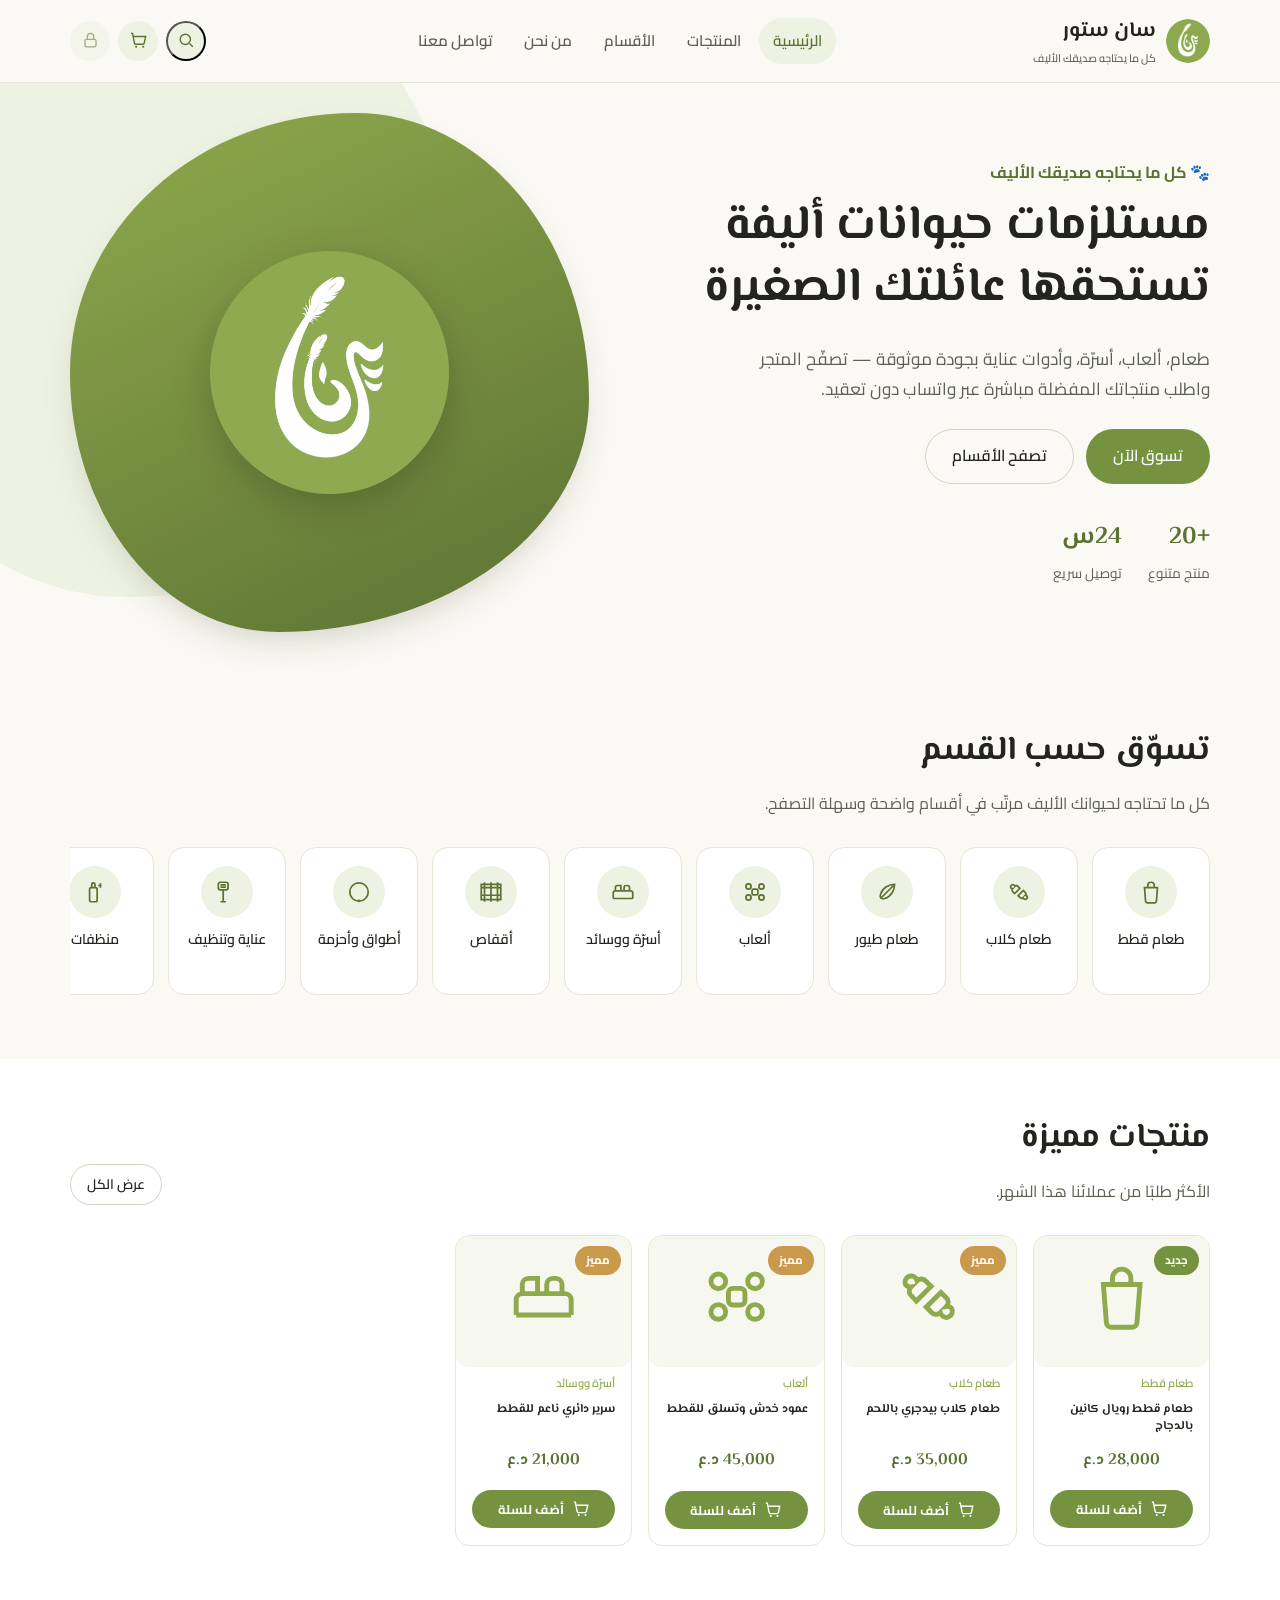
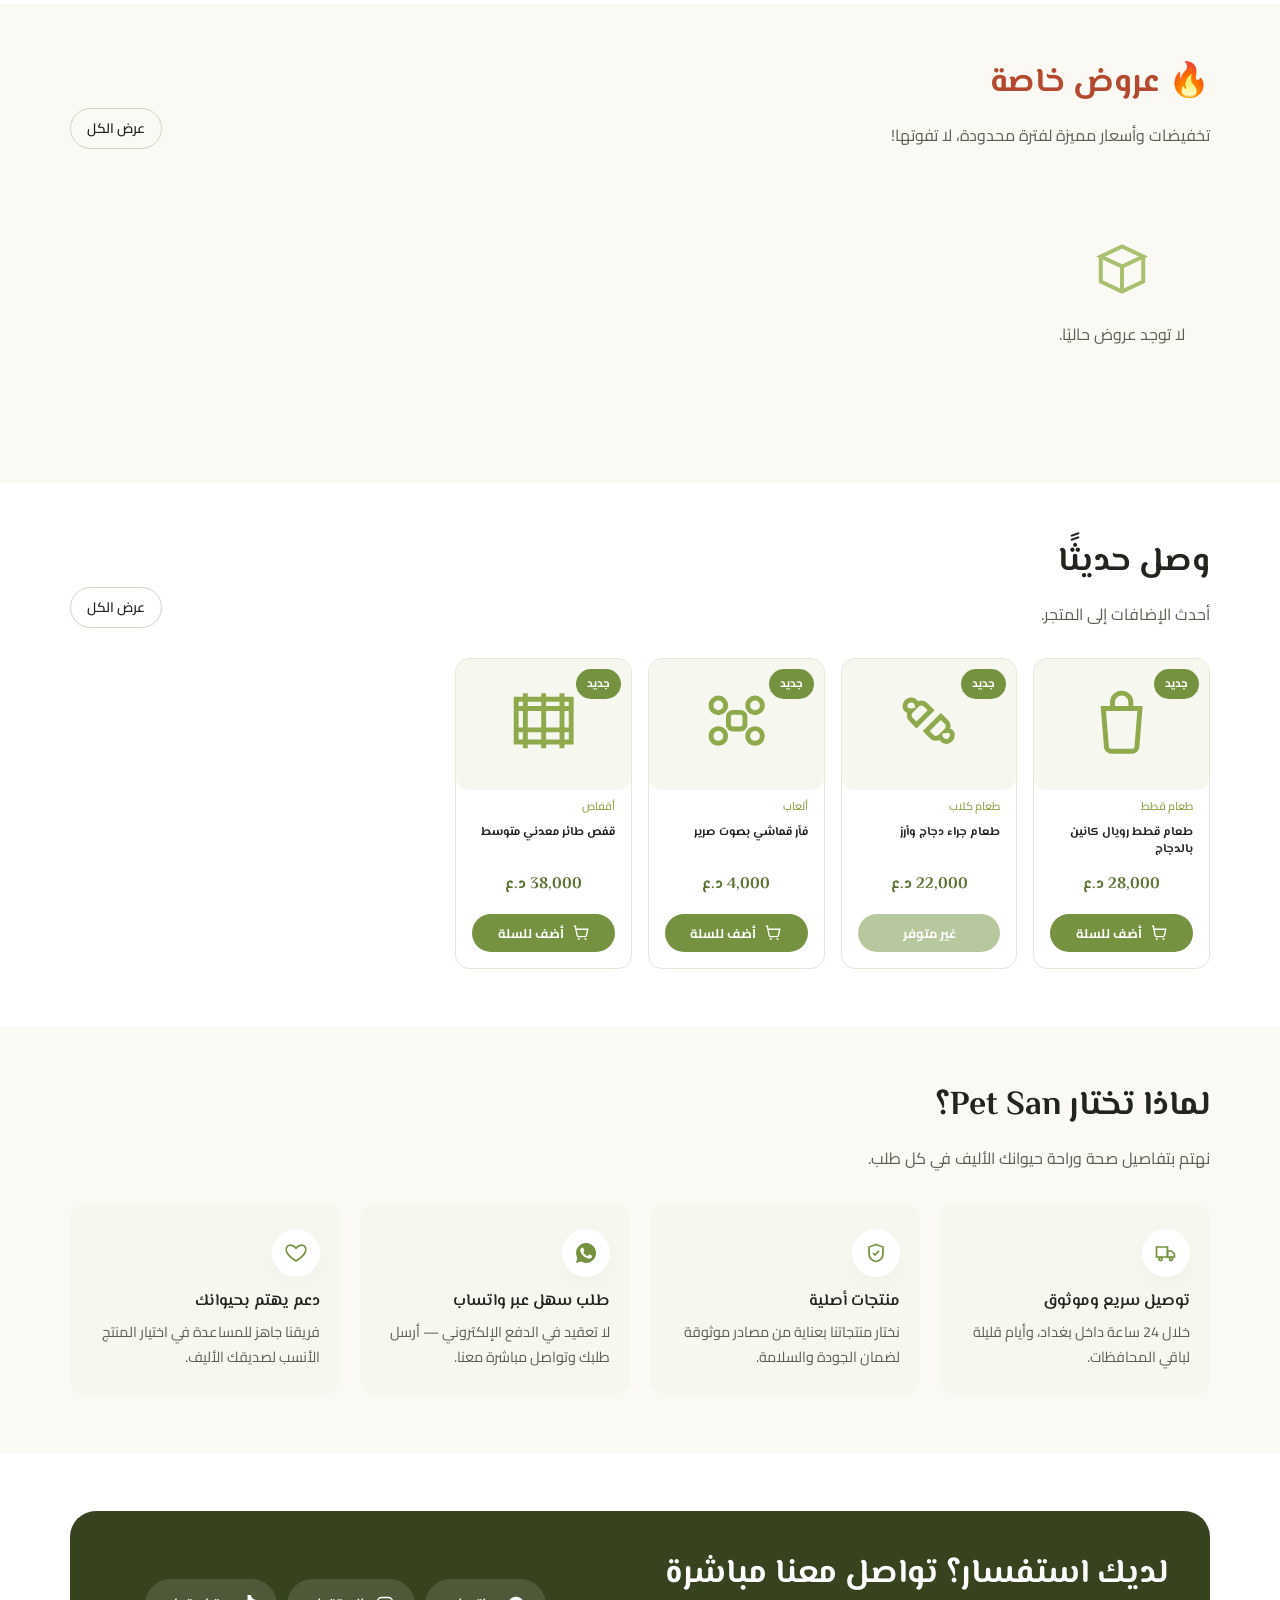
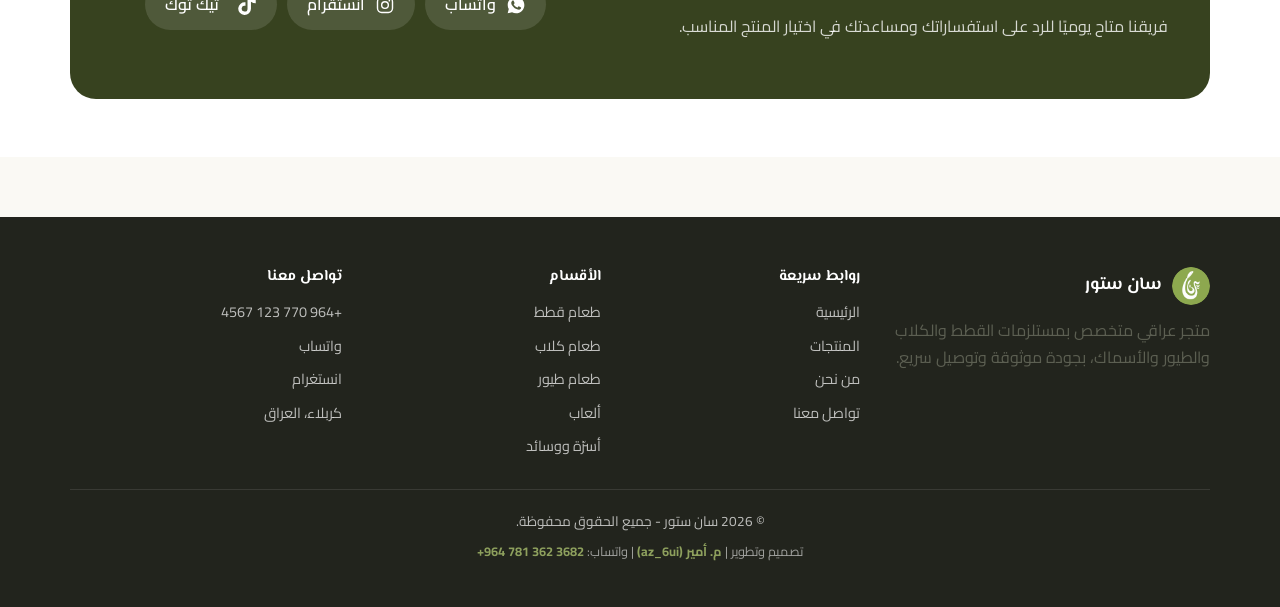
<file: index.html>
<!DOCTYPE html>
<html lang="ar" dir="rtl">
<head>
  <!-- Google tag (gtag.js) -->
<script async src="https://www.googletagmanager.com/gtag/js?id=G-QZZ06E5B02"></script>
<script>
  window.dataLayer = window.dataLayer || [];
  function gtag(){dataLayer.push(arguments);}
  gtag('js', new Date());

  gtag('config', 'G-QZZ06E5B02');
</script>
  <meta name="viewport" content="width=device-width, initial-scale=1.0">
  <meta charset="UTF-8">
  <meta http-equiv="Cache-Control" content="no-cache, no-store, must-revalidate">
  <meta http-equiv="Pragma" content="no-cache">
  <meta http-equiv="Expires" content="0">
  <title>سان ستور | متجر مستلزمات الحيوانات الأليفة</title>
  <meta name="description" content="متجر عراقي لمستلزمات القطط والكلاب والطيور والأسماك — طلب سهل عبر واتساب وتوصيل سريع.">
  <link rel="icon" href="assets/logo/logo.png">
  <link rel="stylesheet" href="css/style.css?v=9">
<style>
  /* === التعديلات الجديدة === */
  .product-media img, .product-media { border-radius: 12px !important; }
  .product-card { border-radius: 14px !important; }

  .hero-art { background: none !important; box-shadow: none !important; border-radius: 0 !important; }
  .ads-slider-container {
      position: relative; width: 100%; aspect-ratio: 16 / 9;
      border-radius: var(--radius-lg, 16px); overflow: hidden;
      box-shadow: var(--shadow-lift); background: var(--olive-50); display: flex;
  }
  .ads-slider-track { display: flex; width: 100%; height: 100%; transition: transform 0.4s ease-in-out; }
  .ad-slide { flex: 0 0 100%; width: 100%; height: 100%; position: relative; }
  .ad-slide img { width: 100%; height: 100%; object-fit: cover; }
  .ads-dots { position: absolute; bottom: 12px; left: 50%; transform: translateX(-50%); display: flex; gap: 6px; z-index: 10; }
  .ad-dot { width: 8px; height: 8px; border-radius: 50%; background: rgba(255,255,255,0.5); cursor: pointer; transition: background 0.3s, transform 0.3s; }
  .ad-dot.active { background: var(--white, #fff); transform: scale(1.3); }
  
  .hero-art-default { position: relative; aspect-ratio: 1 / 1; border-radius: 55% 45% 60% 40% / 50% 55% 45% 50%; background: linear-gradient(155deg, var(--olive-500), var(--olive-700)); display: flex; align-items: center; justify-content: center; box-shadow: var(--shadow-lift); }
  .hero-art-default img { width: 46%; filter: drop-shadow(0 12px 18px rgba(0,0,0,.18)); }

  @media (max-width: 768px) {
    .section { padding-block: 14px !important; }
    .hero { padding-block: 16px 20px !important; }
    .section-head { margin-bottom: 10px !important; }

    .product-media {
        aspect-ratio: 1 / 1 !important;
        background: transparent !important;
        margin-bottom: 6px !important;
    }
    .product-media img {
        object-fit: contain !important;
        padding: 4px !important;
    }

    .cat-chip { width: 95px !important; padding: 12px 8px !important; gap: 6px !important; }
    .cat-chip .cat-icon { width: 62px !important; height: 62px !important; }
    .cat-chip .cat-icon svg { width: 30px !important; height: 30px !important; }
    .cat-chip span.name { font-size: 0.95rem !important; font-weight: 700 !important; }

    .feature-grid { grid-template-columns: repeat(2, 1fr) !important; gap: 10px !important; }
    .feature-grid h3 { font-size: 13px !important; margin-bottom: 5px !important; }
    .feature-grid p { font-size: 11px !important; }
    
    .product-grid {
      display: flex !important; flex-wrap: nowrap !important; overflow-x: auto !important; scroll-snap-type: x mandatory !important; scroll-behavior: smooth !important; padding-bottom: 15px !important; -webkit-overflow-scrolling: touch !important; scrollbar-width: none !important; 
            align-items: stretch !important; /* توحيد ارتفاع البطاقات */
      gap: 10px !important;
    }
    .product-grid::-webkit-scrollbar { display: none !important; }
    
    .product-grid .product-card {
      flex: 0 0 calc(50% - 5px) !important;
      max-width: none !important;
      scroll-snap-align: start !important;
      margin-left: 0 !important;
      display: block !important; /* إلغاء الفليكس الداخلي لتبقى مضغوطة */
      height: auto !important;
    }
    
    #shopGrid { display: grid !important; grid-template-columns: repeat(2, 1fr) !important; gap: 10px !important; align-items: flex-start !important; }
    #shopGrid .product-card { flex: unset !important; margin-left: 0 !important; max-width: none !important; height: auto !important; display: block !important; }

    .product-card { min-width: 0 !important; padding: 8px !important; }
    .product-card .product-desc { display: none !important; } 
  }
</style>
</head>
<body>

<div id="site-header" data-active="home"></div>

<main>
  <section class="hero">
    <div class="hero-blob"></div>
    <div class="container hero-inner">
      <div class="hero-copy">
        <div class="hero-eyebrow-free">🐾 كل ما يحتاجه صديقك الأليف</div>
        <h1>مستلزمات حيوانات أليفة تستحقها عائلتك الصغيرة</h1>
        <p>طعام، ألعاب، أسرّة، وأدوات عناية بجودة موثوقة — تصفّح المتجر واطلب منتجاتك المفضلة مباشرة عبر واتساب دون تعقيد.</p>
        <div class="hero-cta">
          <a href="products.html" class="btn btn-primary">تسوق الآن</a>
          <a href="#categories" class="btn btn-outline">تصفح الأقسام</a>
        </div>
        <div class="hero-trust">
          <div><strong>+20</strong><span>منتج متنوع</span></div>
          <div><strong>24س</strong><span>توصيل سريع</span></div>
        </div>
      </div>
       <div class="hero-art" id="heroAdsContainer"></div>
    </div>
  </section>

  <section class="section" id="categories">
    <div class="container">
      <div class="section-head">
        <div>
          <h2>تسوّق حسب القسم</h2>
          <p>كل ما تحتاجه لحيوانك الأليف مرتّب في أقسام واضحة وسهلة التصفح.</p>
        </div>
      </div>
      <div class="cat-scroller" id="homeCategories"></div>
    </div>
  </section>

  <section class="section section-alt">
    <div class="container">
      <div class="section-head">
        <div>
          <h2>منتجات مميزة</h2>
          <p>الأكثر طلبًا من عملائنا هذا الشهر.</p>
        </div>
        <a href="products.html?filter=featured" class="btn btn-outline btn-sm">عرض الكل</a>
      </div>
      <div class="product-grid" id="featuredGrid"></div>
    </div>
  </section>

  <section class="section">
    <div class="container">
      <div class="section-head">
        <div>
          <h2 style="color: var(--danger);">🔥 عروض خاصة</h2>
          <p>تخفيضات وأسعار مميزة لفترة محدودة، لا تفوتها!</p>
        </div>
        <a href="products.html?filter=offer" class="btn btn-outline btn-sm">عرض الكل</a>
      </div>
      <div class="product-grid" id="offerGrid"></div>
    </div>
  </section>

  <section class="section section-alt">
    <div class="container">
      <div class="section-head">
        <div>
          <h2>وصل حديثًا</h2>
          <p>أحدث الإضافات إلى المتجر.</p>
        </div>
        <a href="products.html?filter=new" class="btn btn-outline btn-sm">عرض الكل</a>
      </div>
      <div class="product-grid" id="newGrid"></div>
    </div>
  </section>

  <section class="section">
    <div class="container">
      <div class="section-head">
        <div>
          <h2>لماذا تختار Pet San؟</h2>
          <p>نهتم بتفاصيل صحة وراحة حيوانك الأليف في كل طلب.</p>
        </div>
      </div>
      <div class="feature-grid">
        <div class="feature-card">
          <div class="icon">__ICON_TRUCK__</div>
          <h3>توصيل سريع وموثوق</h3>
          <p>خلال 24 ساعة داخل بغداد، وأيام قليلة لباقي المحافظات.</p>
        </div>
        <div class="feature-card">
          <div class="icon">__ICON_SHIELD__</div>
          <h3>منتجات أصلية</h3>
          <p>نختار منتجاتنا بعناية من مصادر موثوقة لضمان الجودة والسلامة.</p>
        </div>
        <div class="feature-card">
          <div class="icon">__ICON_WHATSAPP__</div>
          <h3>طلب سهل عبر واتساب</h3>
          <p>لا تعقيد في الدفع الإلكتروني — أرسل طلبك وتواصل مباشرة معنا.</p>
        </div>
        <div class="feature-card">
          <div class="icon">__ICON_HEART__</div>
          <h3>دعم يهتم بحيوانك</h3>
          <p>فريقنا جاهز للمساعدة في اختيار المنتج الأنسب لصديقك الأليف.</p>
        </div>
      </div>
    </div>
  </section>

  <section class="section section-alt">
    <div class="container">
      <div class="contact-band" id="contactBand">
        <div>
          <h2>لديك استفسار؟ تواصل معنا مباشرة</h2>
          <p>فريقنا متاح يوميًا للرد على استفساراتك ومساعدتك في اختيار المنتج المناسب.</p>
        </div>
        <div class="social-row" id="homeSocialRow" style="flex-wrap: wrap; justify-content: center; gap: 10px;"></div>
      </div>
    </div>
  </section>
</main>

<div id="site-footer"></div>

<script src="js/config.js?v=23"></script>
<script src="js/icons.js?v=23"></script>
<script src="js/store.js?v=23"></script>
<script src="js/whatsapp.js?v=23"></script>
<script src="js/app.js?v=23"></script>
<script src="js/products.js?v=23"></script>
<script>
  document.addEventListener("DOMContentLoaded", function () {
    document.querySelector(".feature-grid").innerHTML = document.querySelector(".feature-grid").innerHTML
      .replace("__ICON_TRUCK__", iconSvg("truck"))
      .replace("__ICON_SHIELD__", iconSvg("shield"))
      .replace("__ICON_WHATSAPP__", iconSvg("whatsapp"))
      .replace("__ICON_HEART__", iconSvg("heart"));

    const s = Store.getSettings();
    document.getElementById("homeSocialRow").innerHTML =
      '<a href="https://wa.me/' + whatsappDigitsOnly(s.whatsapp) + '" target="_blank" rel="noopener">' + iconSvg("whatsapp") + "واتساب</a>" +
      '<a href="' + s.instagram + '" target="_blank" rel="noopener">' + iconSvg("instagram") + 'انستقرام</a>' +
      '<a href="https://www.tiktok.com/@pet.san1?_r=1&_t=ZS-99pvm9fFrNt" target="_blank" rel="noopener"><svg xmlns="http://www.w3.org/2000/svg" width="18" height="18" viewBox="0 0 448 512" fill="currentColor" style="margin-left: 8px;"><path d="M448,209.91a210.06,210.06,0,0,1-122.77-39.25V349.38A162.55,162.55,0,1,1,185,188.31V278.2a74.62,74.62,0,1,0,52.23,71.18V0l88,0a121.18,121.18,0,0,0,1.86,22.17h0A122.18,122.18,0,0,0,381,102.39a121.43,121.43,0,0,0,67,20.14Z"/></svg>تيك توك</a>';

    const ads = Store.getAds().sort((a, b) => (a.order || 0) - (b.order || 0));
    const heroArt = document.getElementById("heroAdsContainer");
    
    if (ads.length > 0) {
        let trackHtml = '<div class="ads-slider-container"><div class="ads-slider-track" id="adsTrack">';
        let dotsHtml = '<div class="ads-dots">';
        
        ads.forEach((ad, index) => {
            const imgWrap = ad.link ? `<a href="${ad.link}" target="_blank" style="display:block;width:100%;height:100%;"><img src="${ad.image}"></a>` : `<img src="${ad.image}">`;
            trackHtml += `<div class="ad-slide" data-index="${index}">${imgWrap}</div>`;
            dotsHtml += `<div class="ad-dot ${index === 0 ? 'active' : ''}" data-target="${index}"></div>`;
        });
        
        trackHtml += '</div>' + dotsHtml + '</div></div>';
        heroArt.innerHTML = trackHtml;
        
        const track = document.getElementById("adsTrack");
        const dots = document.querySelectorAll(".ad-dot");
        let currentIndex = 0, slideInterval;
        
        function goToSlide(index) {
            if(index < 0) index = ads.length - 1;
            if(index >= ads.length) index = 0;
            currentIndex = index;
            track.style.transform = `translateX(${currentIndex * 100}%)`;
            dots.forEach(d => d.classList.remove('active'));
            if(dots[currentIndex]) dots[currentIndex].classList.add('active');
        }
        
        function nextSlide() { goToSlide(currentIndex + 1); }
        function startAutoSlide() { slideInterval = setInterval(nextSlide, 3500); }
        function stopAutoSlide() { clearInterval(slideInterval); }
        
        dots.forEach(dot => {
            dot.addEventListener("click", function() { stopAutoSlide(); goToSlide(parseInt(this.dataset.target)); startAutoSlide(); });
        });
        
        startAutoSlide();
        
        let startX = 0, endX = 0;
        track.addEventListener('touchstart', e => { stopAutoSlide(); startX = e.changedTouches[0].screenX; });
        track.addEventListener('touchend', e => { 
            endX = e.changedTouches[0].screenX; 
            if (startX - endX > 50) nextSlide(); else if (endX - startX > 50) goToSlide(currentIndex - 1);
            startAutoSlide();
        });
    } else { heroArt.innerHTML = '<div class="hero-art-default"><img src="assets/logo/logo.png" alt="شعار سان ستور"></div>'; }
  });
</script>
</body>
</html>
</file>
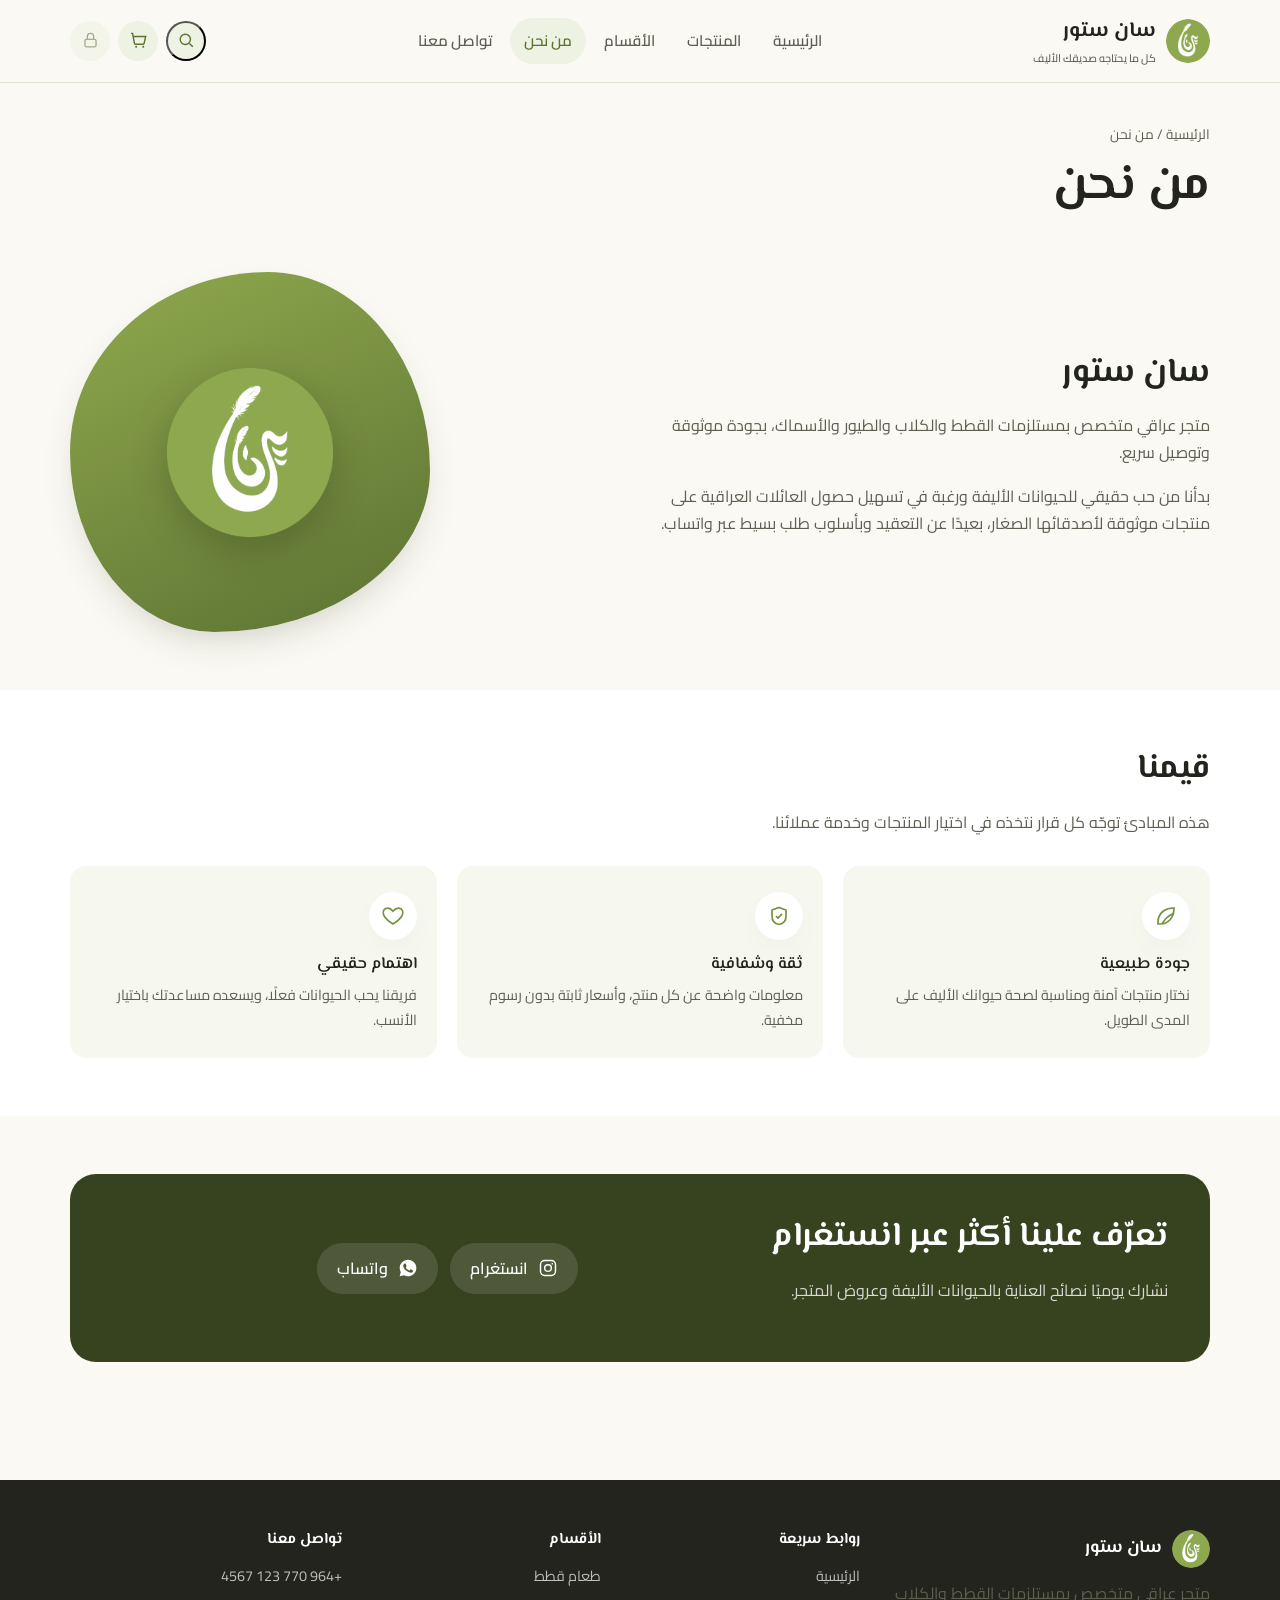
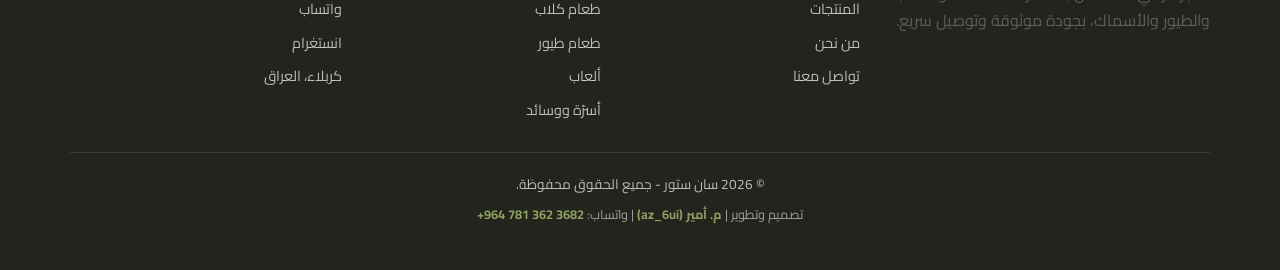
<file: about.html>
<!DOCTYPE html>
<html lang="ar" dir="rtl">
<head>
  <meta name="viewport" content="width=device-width, initial-scale=1.0">
<meta charset="UTF-8">
<meta name="viewport" content="width=device-width, initial-scale=1.0">
<title>من نحن | سان ستور</title>
<link rel="icon" href="assets/logo/logo.png">
<link rel="stylesheet" href="css/style.css?v=3">
</head>
<body>

<div id="site-header" data-active="about"></div>

<main>
  <section class="page-header">
    <div class="container">
      <div class="breadcrumb"><a href="index.html">الرئيسية</a> / من نحن</div>
      <h1>من نحن</h1>
    </div>
  </section>

  <section class="section" style="padding-top:10px;">
    <div class="container about-hero">
      <div>
        <h2 id="aboutStoreName">سان ستور</h2>
        <p id="aboutDescription">متجر عراقي متخصص بمستلزمات الحيوانات الأليفة.</p>
        <p>بدأنا من حب حقيقي للحيوانات الأليفة ورغبة في تسهيل حصول العائلات العراقية على منتجات موثوقة لأصدقائها الصغار، بعيدًا عن التعقيد وبأسلوب طلب بسيط عبر واتساب.</p>
      </div>
      <div class="hero-art" style="max-width:360px;margin-inline-start:auto;">
        <img src="assets/logo/logo.png" alt="شعار وربيرة">
      </div>
    </div>
  </section>

  <section class="section section-alt">
    <div class="container">
      <div class="section-head">
        <div>
          <h2>قيمنا</h2>
          <p>هذه المبادئ توجّه كل قرار نتخذه في اختيار المنتجات وخدمة عملائنا.</p>
        </div>
      </div>
      <div class="value-grid">
        <div class="feature-card">
          <div class="icon">__ICON_LEAF__</div>
          <h3>جودة طبيعية</h3>
          <p>نختار منتجات آمنة ومناسبة لصحة حيوانك الأليف على المدى الطويل.</p>
        </div>
        <div class="feature-card">
          <div class="icon">__ICON_SHIELD__</div>
          <h3>ثقة وشفافية</h3>
          <p>معلومات واضحة عن كل منتج، وأسعار ثابتة بدون رسوم مخفية.</p>
        </div>
        <div class="feature-card">
          <div class="icon">__ICON_HEART__</div>
          <h3>اهتمام حقيقي</h3>
          <p>فريقنا يحب الحيوانات فعلًا، ويسعده مساعدتك باختيار الأنسب.</p>
        </div>
      </div>
    </div>
  </section>

  <section class="section">
    <div class="container">
      <div class="contact-band" id="aboutContactBand">
        <div>
          <h2>تعرّف علينا أكثر عبر انستغرام</h2>
          <p>نشارك يوميًا نصائح العناية بالحيوانات الأليفة وعروض المتجر.</p>
        </div>
        <div class="social-row" id="aboutSocialRow"></div>
      </div>
    </div>
  </section>
</main>

<div id="site-footer"></div>

<script src="js/config.js"></script>
<script src="js/icons.js"></script>
<script src="js/store.js"></script>
<script src="js/whatsapp.js"></script>
<script src="js/app.js"></script>
<script>
  document.addEventListener("DOMContentLoaded", function () {
    const s = Store.getSettings();
    document.getElementById("aboutStoreName").textContent = s.storeName;
    document.getElementById("aboutDescription").textContent = s.storeDescription;

    document.querySelector(".value-grid").innerHTML = document.querySelector(".value-grid").innerHTML
      .replace("__ICON_LEAF__", iconSvg("leaf"))
      .replace("__ICON_SHIELD__", iconSvg("shield"))
      .replace("__ICON_HEART__", iconSvg("heart"));

    document.getElementById("aboutSocialRow").innerHTML =
      '<a href="' + s.instagram + '" target="_blank" rel="noopener">' + iconSvg("instagram") + "انستغرام</a>" +
      '<a href="https://wa.me/' + whatsappDigitsOnly(s.whatsapp) + '" target="_blank" rel="noopener">' + iconSvg("whatsapp") + "واتساب</a>";
  });
</script>
</body>
</html>
</file>
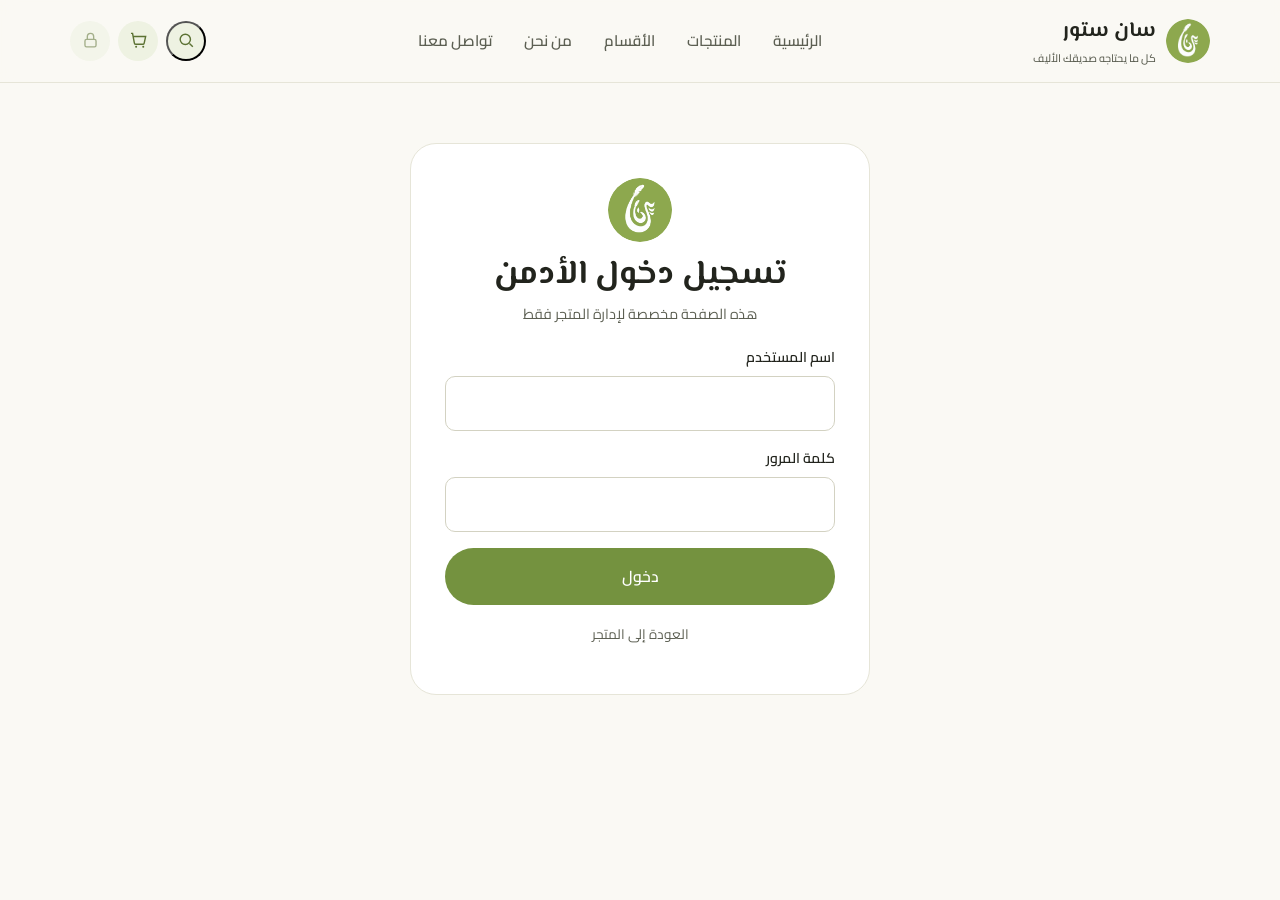
<file: admin.html>
<!DOCTYPE html>
<html lang="ar" dir="rtl">
<head>
  <meta name="viewport" content="width=device-width, initial-scale=1.0">
  <meta charset="UTF-8">
  <meta charset="UTF-8">
<meta http-equiv="Cache-Control" content="no-cache, no-store, must-revalidate">
<meta http-equiv="Pragma" content="no-cache">
<meta http-equiv="Expires" content="0">
<title>سان ستور | متجر مستلزمات الحيوانات الأليفة</title>
  <title>لوحة تحكم الأدمن | سان ستور</title>
  <link rel="icon" href="assets/logo/logo.png">
  <link rel="stylesheet" href="css/style.css?v=6">
<style>
  /* === 1. جدار الحماية ضد تمدد الصفحة === */
  html, body {
      overflow-x: hidden !important;
      max-width: 100vw !important;
  }
  .admin-main, .admin-shell {
      min-width: 0 !important;
      width: 100% !important;
      max-width: 100vw !important;
  }
  .admin-panel {
      min-width: 0 !important;
      width: 100% !important;
  }

  /* === 2. إصلاح النافذة المنبثقة (المودال) === */
  .modal-overlay {
      display: none;
      align-items: center !important;
      justify-content: center !important;
      padding: 15px !important;
      position: fixed !important;
      inset: 0 !important;
      width: 100vw !important;
      height: 100vh !important;
      box-sizing: border-box !important;
  }
  .modal-overlay.open {
      display: flex !important;
  }
  .modal-card {
      margin: 0 !important;
      position: relative !important;
      top: auto !important;
      left: auto !important;
      right: auto !important;
      bottom: auto !important;
      transform: none !important;
      width: 100% !important;
      max-width: 90vw !important;
  }

  /* === 3. إصلاح القائمة الجانبية في الهاتف === */
  @media (max-width: 980px) {
      .admin-sidebar.open {
          right: 0 !important;
          left: auto !important;
          top: 0 !important;
          bottom: 0 !important;
          margin: 0 !important;
          width: 280px !important;
          max-width: 85vw !important;
          position: fixed !important;
      }
  }

  /* === 4. إصلاح الأيقونات والأزرار === */
  .row-actions {
      flex-wrap: nowrap !important;
  }
  .row-actions .btn-icon svg {
      width: 20px !important;
      height: 20px !important;
      stroke-width: 2.2 !important;
      flex-shrink: 0 !important;
  }
  .admin-logout svg {
      width: 22px !important;
      height: 22px !important;
      flex-shrink: 0 !important;
  }
  .admin-logout a, .admin-logout button {
      display: flex !important;
      align-items: center !important;
      gap: 10px !important;
      text-align: right !important;
  }
</style>
</head>
<body>

<div id="adminApp" class="admin-shell">

  <!-- ============ Sidebar ============ -->
  <aside class="admin-sidebar" id="adminSidebar">
    <div class="brand">
      <img src="assets/logo/logo.png" alt="سان ستور" style="width:40px;height:40px;border-radius:50%;">
      <span class="brand-name">سان ستور<span style="color:rgba(255,255,255,.55);">لوحة التحكم</span></span>
    </div>

    <nav class="admin-nav">
      <button type="button" data-panel="dashboard" class="active">__ICON_GAUGE__ الإحصائيات</button>
      <button type="button" data-panel="products">__ICON_BOX__ المنتجات</button>
      <button type="button" data-panel="categories">__ICON_LAYERS__ الأقسام</button>
      
      <!-- التعديل 1: إضافة زر قسم الإعلانات -->
      <button type="button" data-panel="ads">__ICON_IMAGE__ الإعلانات</button>
      
      <button type="button" data-panel="orders">__ICON_CART__ الطلبات</button>
      <button type="button" data-panel="settings">__ICON_SETTINGS__ الإعدادات</button>
    </nav>

    <div class="admin-logout">
      <a href="index.html" style="display:flex;align-items:center;gap:10px;padding:11px 14px;border-radius:10px;font-weight:600;font-size:.92rem;">__ICON_HOME__ عرض المتجر</a>
      <button type="button" id="adminLogoutBtn" style="width:100%;">__ICON_LOGOUT__ تسجيل الخروج</button>
    </div>
  </aside>

  <!-- ============ Main ============ -->
  <main class="admin-main">
    <div class="admin-topbar">
      <button class="btn-icon" id="adminSidebarToggle" style="display:none;">__ICON_MENU__</button>
      <h2 style="margin:0;">مرحبًا بك 👋</h2>
    </div>

    <!-- ---- Dashboard panel ---- -->
    <section class="admin-panel-view" id="panel-dashboard">
      <div class="admin-stats" id="statsRow"></div>
      <div class="admin-panel">
        <div class="panel-head"><h3 style="margin:0;">آخر الطلبات عبر واتساب</h3></div>
        <div style="overflow-x:auto;">
          <table class="admin-table">
            <thead><tr><th>التاريخ</th><th>النوع</th><th>المنتجات</th><th>الإجمالي</th></tr></thead>
            <tbody id="ordersTableBody"></tbody>
          </table>
        </div>
      </div>
    </section>

    <!-- ---- Products panel ---- -->
    <section class="admin-panel-view" id="panel-products" style="display:none;">
      <div class="admin-panel">
        <div class="panel-head">
          <h3 style="margin:0;">إدارة المنتجات</h3>
          <div style="display:flex;gap:10px;flex-wrap:wrap;">
            <input type="text" id="adminProductSearch" placeholder="بحث عن منتج..." style="padding:9px 14px;border-radius:999px;border:1px solid var(--line-strong);font-family:inherit;">
            <button class="btn btn-primary btn-sm" id="addProductBtn">__ICON_PLUS__ إضافة منتج</button>
          </div>
        </div>
        <div style="overflow-x:auto;">
          <table class="admin-table">
            <thead><tr><th>الصورة</th><th>الاسم</th><th>القسم</th><th>السعر</th><th>الكمية</th><th>الحالة</th><th>إجراءات</th></tr></thead>
            <tbody id="productsTableBody"></tbody>
          </table>
        </div>
      </div>
    </section>

    <!-- ---- Categories panel ---- -->
    <section class="admin-panel-view" id="panel-categories" style="display:none;">
      <div class="admin-panel">
        <div class="panel-head">
          <h3 style="margin:0;">إدارة الأقسام</h3>
          <button class="btn btn-primary btn-sm" id="addCategoryBtn">__ICON_PLUS__ إضافة قسم</button>
        </div>
        <div style="overflow-x:auto;">
          <table class="admin-table">
            <thead><tr><th>الصورة/الأيقونة</th><th>الاسم</th><th>عدد المنتجات</th><th>إجراءات</th></tr></thead>
            <tbody id="categoriesTableBody"></tbody>
          </table>
        </div>
      </div>
    </section>

    <!-- ---- Ads panel (القسم الجديد) ---- -->
    <section class="admin-panel-view" id="panel-ads" style="display:none;">
      <div class="admin-panel">
        <div class="panel-head">
          <h3 style="margin:0;">إدارة إعلانات السلايدر</h3>
          <button class="btn btn-primary btn-sm" id="addAdBtn">__ICON_PLUS__ إضافة إعلان</button>
        </div>
        <p style="margin-top:-8px;">تُعرض هذه الإعلانات في الشريط المتحرك أعلى الصفحة الرئيسية.</p>
        <div style="overflow-x:auto;">
          <table class="admin-table">
            <thead><tr><th>صورة الإعلان</th><th>رابط التوجيه</th><th>الترتيب</th><th>إجراءات</th></tr></thead>
            <tbody id="adsTableBody"></tbody>
          </table>
        </div>
      </div>
    </section>

    <!-- ---- Orders panel ---- -->
    <section class="admin-panel-view" id="panel-orders" style="display:none;">
      <div class="admin-panel">
        <div class="panel-head"><h3 style="margin:0;">سجلّ الطلبات</h3></div>
        <p style="margin-top:-8px;">هذا سجلّ استرشادي فقط لكل طلب تم فتحه عبر واتساب من الموقع — إتمام الطلب الفعلي يجري عبر محادثة واتساب مباشرة.</p>
        <div style="overflow-x:auto;">
          <table class="admin-table">
            <thead><tr><th>التاريخ</th><th>النوع</th><th>المنتجات</th><th>الإجمالي</th></tr></thead>
            <tbody id="ordersTableBody2"></tbody>
          </table>
        </div>
      </div>
    </section>

    <!-- ---- Settings panel ---- -->
    <section class="admin-panel-view" id="panel-settings" style="display:none;">
      <div class="admin-panel" style="max-width:640px;">
        <div class="panel-head"><h3 style="margin:0;">إعدادات المتجر</h3></div>
        <form id="settingsForm">
          <div class="field"><label>اسم المتجر</label><input name="storeName" required></div>
          <div class="field"><label>الشعار النصي (Tagline)</label><input name="storeTagline"></div>
          <div class="field"><label>وصف المتجر</label><textarea name="storeDescription"></textarea></div>
          <div class="field"><label>رقم واتساب (بصيغة دولية بدون +)</label><input name="whatsapp" required placeholder="9647xxxxxxxxx"></div>
          <div class="field"><label>رابط انستغرام</label><input name="instagram" required></div>
          <div class="field"><label>رقم الهاتف</label><input name="phone"></div>
          <div class="field"><label>العنوان</label><input name="address"></div>
          <div class="field"><label>ساعات العمل</label><input name="workingHours"></div>
          <div class="field"><label>معلومات التوصيل</label><textarea name="deliveryInfo"></textarea></div>
          <div class="field"><label>رمز العملة</label><input name="currencySymbol"></div>

          <hr style="border:none;border-top:1px solid var(--line);margin:22px 0;">
          <h4 style="margin-bottom:14px;">بيانات دخول الأدمن</h4>
          <div class="field"><label>اسم المستخدم</label><input name="adminUsername" required></div>
          <div class="field"><label>كلمة مرور جديدة (اتركها فارغة لعدم التغيير)</label><input type="password" name="newPassword"></div>
          <div class="field"><label>تأكيد كلمة المرور الجديدة</label><input type="password" name="confirmPassword"></div>

          <button type="submit" class="btn btn-primary btn-block">حفظ الإعدادات</button>
        </form>
      </div>
    </section>

  </main>
</div>

<!-- ============ Product modal ============ -->
<div class="modal-overlay" id="productModal">
  <div class="modal-card" style="max-width: 90vw; width: 500px; max-height: 90vh; overflow-y: auto;">
    <div class="modal-head">
      <h3 id="productModalTitle" style="margin:0;">إضافة منتج</h3>
      <button class="close-modal" id="closeProductModal">__ICON_CLOSE__</button>
    </div>
    <form id="productForm">
      <div class="field">
        <label style="display:flex; justify-content:space-between; align-items:center;">
          صورة المنتج 
          <button type="button" id="removeProductImageBtn" class="btn-icon btn-sm" style="color:#d32f2f;" title="مسح الصورة">__ICON_TRASH__</button>
        </label>
        <div class="image-upload">
          <div class="preview" id="productImagePreview"></div>
          <input type="file" id="productImageInput" accept="image/*">
        </div>
      </div>
      <div class="field"><label>اسم المنتج</label><input type="text" id="productName" required></div>
      <div class="field"><label>الوصف</label><textarea id="productDescription"></textarea></div>
      <div class="field"><label>السعر (د.ع)</label><input type="number" id="productPrice" min="0" required></div>
      <div class="field"><label>القسم</label><select id="productCategorySelect" required></select></div>
      
      <!-- التعديل 2: حقل إضافة النكهات/الأحجام -->
         <div class="field">
        <label>الخيارات (مثل: نكهات أو أحجام) - افصل بينها بفاصلة ،</label>
        <input type="text" id="productVariants" placeholder="مثال: دجاج, لحم, سمك - اتركها فارغة إذا لم تكن هناك خيارات">
      </div>

      <div class="field" id="variantImagesWrap" style="display:none;">
        <label>صورة كل خيار (اختياري) — إن لم تحدد صورة لخيار معين ستُستخدم صورة المنتج الرئيسية</label>
        <div id="variantImagesList" style="display:flex;flex-direction:column;gap:10px;"></div>
      </div>

      <div class="field"><label>الكمية المتوفرة الكلية</label><input type="number" id="productStock" min="0" required></div>
      <div class="field checkbox-row"><input type="checkbox" id="productAvailable"><label for="productAvailable" style="margin:0;">مفعّل / معروض في المتجر</label></div>
      <div class="field checkbox-row"><input type="checkbox" id="productFeatured"><label for="productFeatured" style="margin:0;">منتج مميز</label></div>
      <div class="field checkbox-row"><input type="checkbox" id="productNew"><label for="productNew" style="margin:0;">منتج جديد</label></div>
      
      <div class="field checkbox-row">
        <input type="checkbox" id="productOffer">
        <label for="productOffer" style="margin:0; color: var(--danger); font-weight: bold;">منتج عليه عرض خاص 🔥</label>
      </div>

      <button type="submit" class="btn btn-primary btn-block">حفظ المنتج</button>
    </form>
  </div>
</div>

<!-- ============ Category modal ============ -->
<div class="modal-overlay" id="categoryModal">
  <div class="modal-card" style="max-width: 90vw; width: 500px; max-height: 90vh; overflow-y: auto;">
    <div class="modal-head">
      <h3 id="categoryModalTitle" style="margin:0;">إضافة قسم</h3>
      <button class="close-modal" id="closeCategoryModal">__ICON_CLOSE__</button>
    </div>
    <form id="categoryForm">
      <div class="field">
        <label style="display:flex; justify-content:space-between; align-items:center;">
          صورة القسم 
          <button type="button" id="removeCategoryImageBtn" class="btn-icon btn-sm" style="color:#d32f2f;" title="مسح الصورة">__ICON_TRASH__</button>
        </label>
        <div class="image-upload">
          <div class="preview" id="categoryImagePreview"></div>
          <input type="file" id="categoryImageInput" accept="image/*">
        </div>
      </div>
      <div class="field"><label>اسم القسم</label><input type="text" id="categoryName" required></div>
      <button type="submit" class="btn btn-primary btn-block">حفظ القسم</button>
    </form>
  </div>
</div>

<!-- ============ Ad modal (النافذة الجديدة) ============ -->
<div class="modal-overlay" id="adModal">
  <div class="modal-card" style="max-width: 90vw; width: 500px; max-height: 90vh; overflow-y: auto;">
    <div class="modal-head">
      <h3 id="adModalTitle" style="margin:0;">إضافة إعلان للسلايدر</h3>
      <button class="close-modal" id="closeAdModal">__ICON_CLOSE__</button>
    </div>
    <form id="adForm">
      <div class="field">
        <label style="display:flex; justify-content:space-between; align-items:center;">
          صورة الإعلان (يفضل أن تكون عرضية ومناسبة للموبايل)
          <button type="button" id="removeAdImageBtn" class="btn-icon btn-sm" style="color:#d32f2f;" title="مسح الصورة">__ICON_TRASH__</button>
        </label>
        <div class="image-upload">
          <div class="preview" id="adImagePreview" style="width: 140px; height: 70px; border-radius: 8px;"></div>
          <input type="file" id="adImageInput" accept="image/*">
        </div>
      </div>
      <div class="field">
        <label>رابط التوجيه (اختياري)</label>
        <input type="text" id="adLink" placeholder="مثال: https://... أو رابط منتج معين">
        <div class="field-hint">سيتم توجيه الزبون لهذا الرابط عند الضغط على الإعلان.</div>
      </div>
      <div class="field">
        <label>ترتيب العرض (رقم)</label>
        <input type="number" id="adOrder" value="0">
        <div class="field-hint">الأرقام الأصغر تُعرض أولاً (مثلاً: 1 يظهر قبل 2).</div>
      </div>
      <button type="submit" class="btn btn-primary btn-block">حفظ الإعلان</button>
    </form>
  </div>
</div>

<script src="js/config.js"></script>
<script src="js/icons.js"></script>
<script src="js/store.js?v=8"></script>
<script src="js/whatsapp.js"></script>
<script src="js/app.js"></script>
<script src="js/auth.js"></script>
<script src="js/admin.js?v=12"></script>
<script>
  // تعبئة الأيقونات الثابتة
  document.querySelector(".admin-nav").innerHTML = document.querySelector(".admin-nav").innerHTML
    .replace("__ICON_GAUGE__", iconSvg("gauge"))
    .replace("__ICON_BOX__", iconSvg("box"))
    .replace("__ICON_LAYERS__", iconSvg("layers"))
    .replace("__ICON_IMAGE__", iconSvg("image")) // التعديل 3: استبدال أيقونة الصور
    .replace("__ICON_CART__", iconSvg("cart"))
    .replace("__ICON_SETTINGS__", iconSvg("settings"));

  document.querySelector(".admin-logout").innerHTML = document.querySelector(".admin-logout").innerHTML
    .replace("__ICON_HOME__", iconSvg("home"))
    .replace("__ICON_LOGOUT__", iconSvg("logout"));

  document.getElementById("adminSidebarToggle").innerHTML = iconSvg("menu");
  document.getElementById("addProductBtn").innerHTML = iconSvg("plus") + " إضافة منتج";
  document.getElementById("addCategoryBtn").innerHTML = iconSvg("plus") + " إضافة قسم";
  document.getElementById("closeProductModal").innerHTML = iconSvg("close");
  document.getElementById("closeCategoryModal").innerHTML = iconSvg("close");
  
  // أزرار الإعلانات الجديدة
  document.getElementById("addAdBtn").innerHTML = iconSvg("plus") + " إضافة إعلان";
  document.getElementById("closeAdModal").innerHTML = iconSvg("close");
  
  // تعبئة أيقونة سلة المهملات لأزرار مسح الصور 
  if(document.getElementById("removeProductImageBtn")) {
      document.getElementById("removeProductImageBtn").innerHTML = iconSvg("trash");
  }
  if(document.getElementById("removeCategoryImageBtn")) {
      document.getElementById("removeCategoryImageBtn").innerHTML = iconSvg("trash");
  }
  if(document.getElementById("removeAdImageBtn")) {
      document.getElementById("removeAdImageBtn").innerHTML = iconSvg("trash");
  }

  document.addEventListener("DOMContentLoaded", function () {
    const original = renderOrdersTable;
    renderOrdersTable = function () {
      original();
      const src = document.getElementById("ordersTableBody");
      const dst = document.getElementById("ordersTableBody2");
      if (src && dst) dst.innerHTML = src.innerHTML;
    };
    renderOrdersTable();
  });
</script>
</body>
</html>
</file>
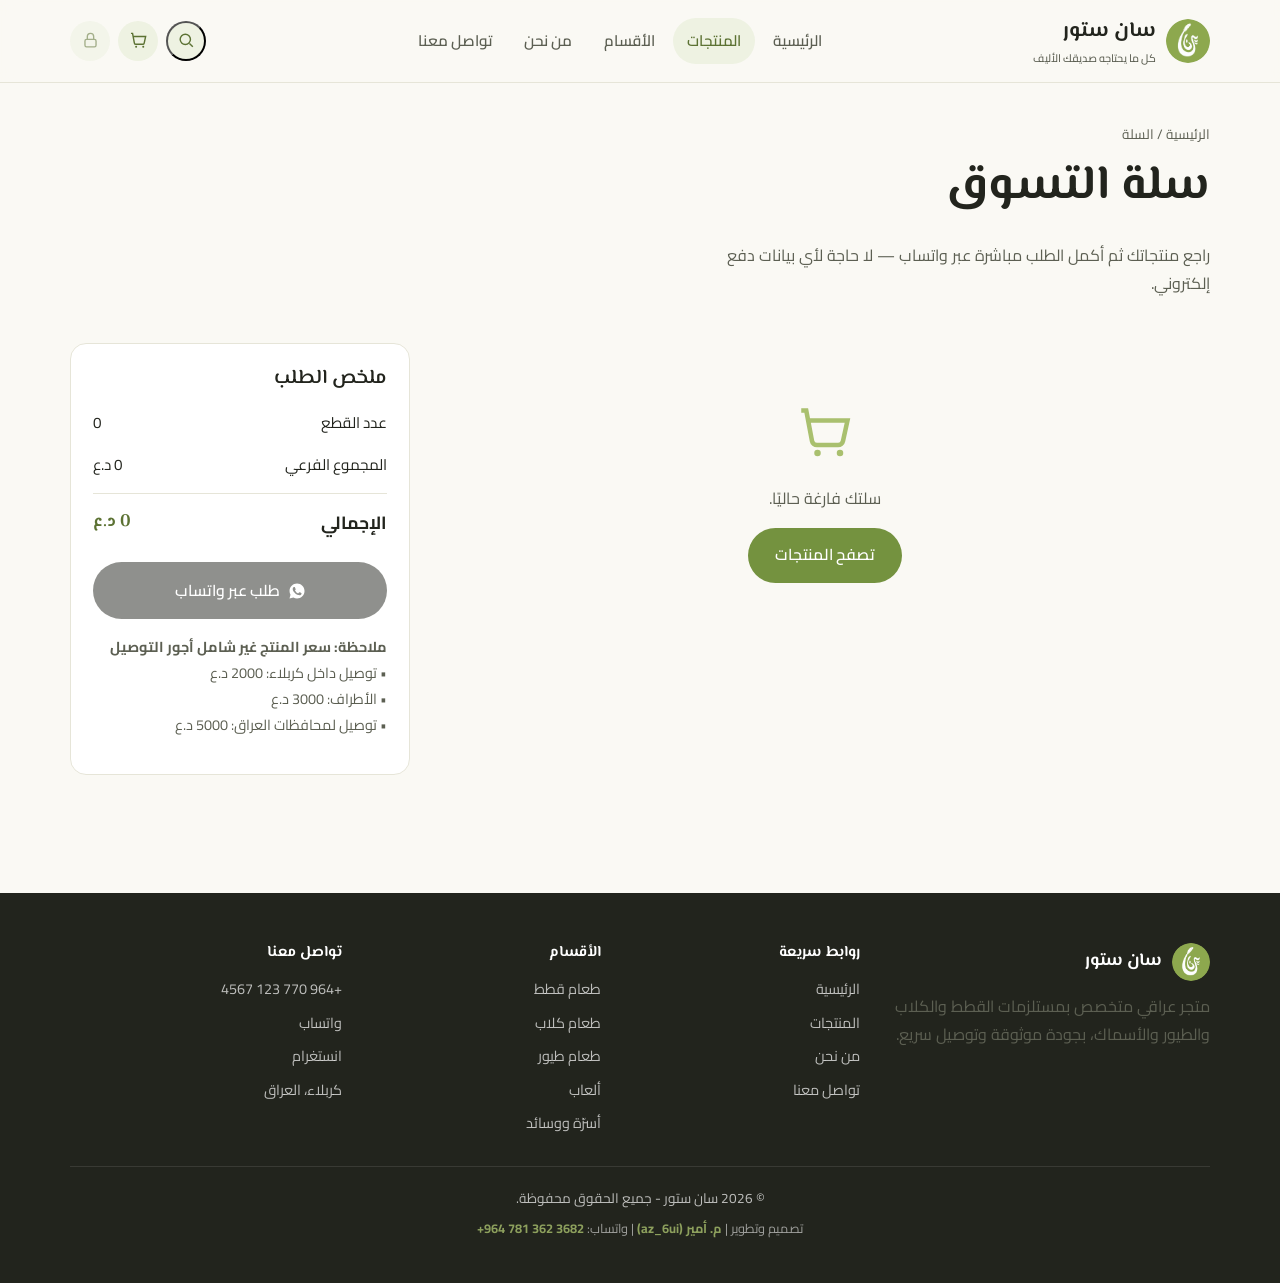
<file: cart.html>
<!DOCTYPE html>
<html lang="ar" dir="rtl">
<head>
  <!-- Google tag (gtag.js) -->
<script async src="https://www.googletagmanager.com/gtag/js?id=G-QZZ06E5B02"></script>
<script>
  window.dataLayer = window.dataLayer || [];
  function gtag(){dataLayer.push(arguments);}
  gtag('js', new Date());

  gtag('config', 'G-QZZ06E5B02');
</script>
  <meta name="viewport" content="width=device-width, initial-scale=1.0">
<meta charset="UTF-8">
<meta name="viewport" content="width=device-width, initial-scale=1.0">
<title>السلة | سان ستور</title>
<link rel="icon" href="assets/logo/logo.png">
<link rel="stylesheet" href="css/style.css?v=3">
</head>
<body>

<div id="site-header" data-active="products"></div>

<main>
  <section class="page-header">
    <div class="container">
      <div class="breadcrumb"><a href="index.html">الرئيسية</a> / السلة</div>
      <h1>سلة التسوق</h1>
      <p>راجع منتجاتك ثم أكمل الطلب مباشرة عبر واتساب — لا حاجة لأي بيانات دفع إلكتروني.</p>
    </div>
  </section>

  <section class="section" style="padding-top:10px;">
    <div class="container">
      <div class="cart-layout">
        <div>
          <div id="cartWarning" class="setup-note" style="display:none;">
            بعض المنتجات في سلتك لم تعد متوفرة بالكامل، الرجاء مراجعة الكميات قبل إرسال الطلب.
          </div>
          <div id="cartItems"></div>
        </div>

        <aside class="summary-card">
          <h3>ملخص الطلب</h3>
          <div class="summary-row"><span>عدد القطع</span><span id="cartItemCount">0</span></div>
          <div class="summary-row"><span>المجموع الفرعي</span><span id="cartSubtotal">0 د.ع</span></div>
          <div class="summary-row total"><span>الإجمالي</span><span id="cartTotal">0 د.ع</span></div>
          <button class="btn btn-whatsapp btn-block" id="checkoutBtn" style="margin-top:16px;">__ICON_WHATSAPP__ طلب عبر واتساب</button>
         <p style="font-size: 0.9rem; margin-top: 15px; line-height: 1.8;">
  <strong>ملاحظة: سعر المنتج غير شامل أجور التوصيل</strong><br>
  • توصيل داخل كربلاء: 2000 د.ع<br>
  • الأطراف: 3000 د.ع<br>
  • توصيل لمحافظات العراق: 5000 د.ع
</p>
        </aside>
      </div>
    </div>
  </section>
</main>

<div id="site-footer"></div>

<script src="js/config.js"></script>
<script src="js/icons.js"></script>
<script src="js/store.js?v=5"></script>
<script src="js/whatsapp.js"></script>
<script src="js/app.js"></script>
<script src="js/cart.js"></script>
<script>
  document.addEventListener("DOMContentLoaded", function () {
    document.getElementById("checkoutBtn").innerHTML = iconSvg("whatsapp") + " طلب عبر واتساب";
  });
</script>
</body>
</html>
</file>
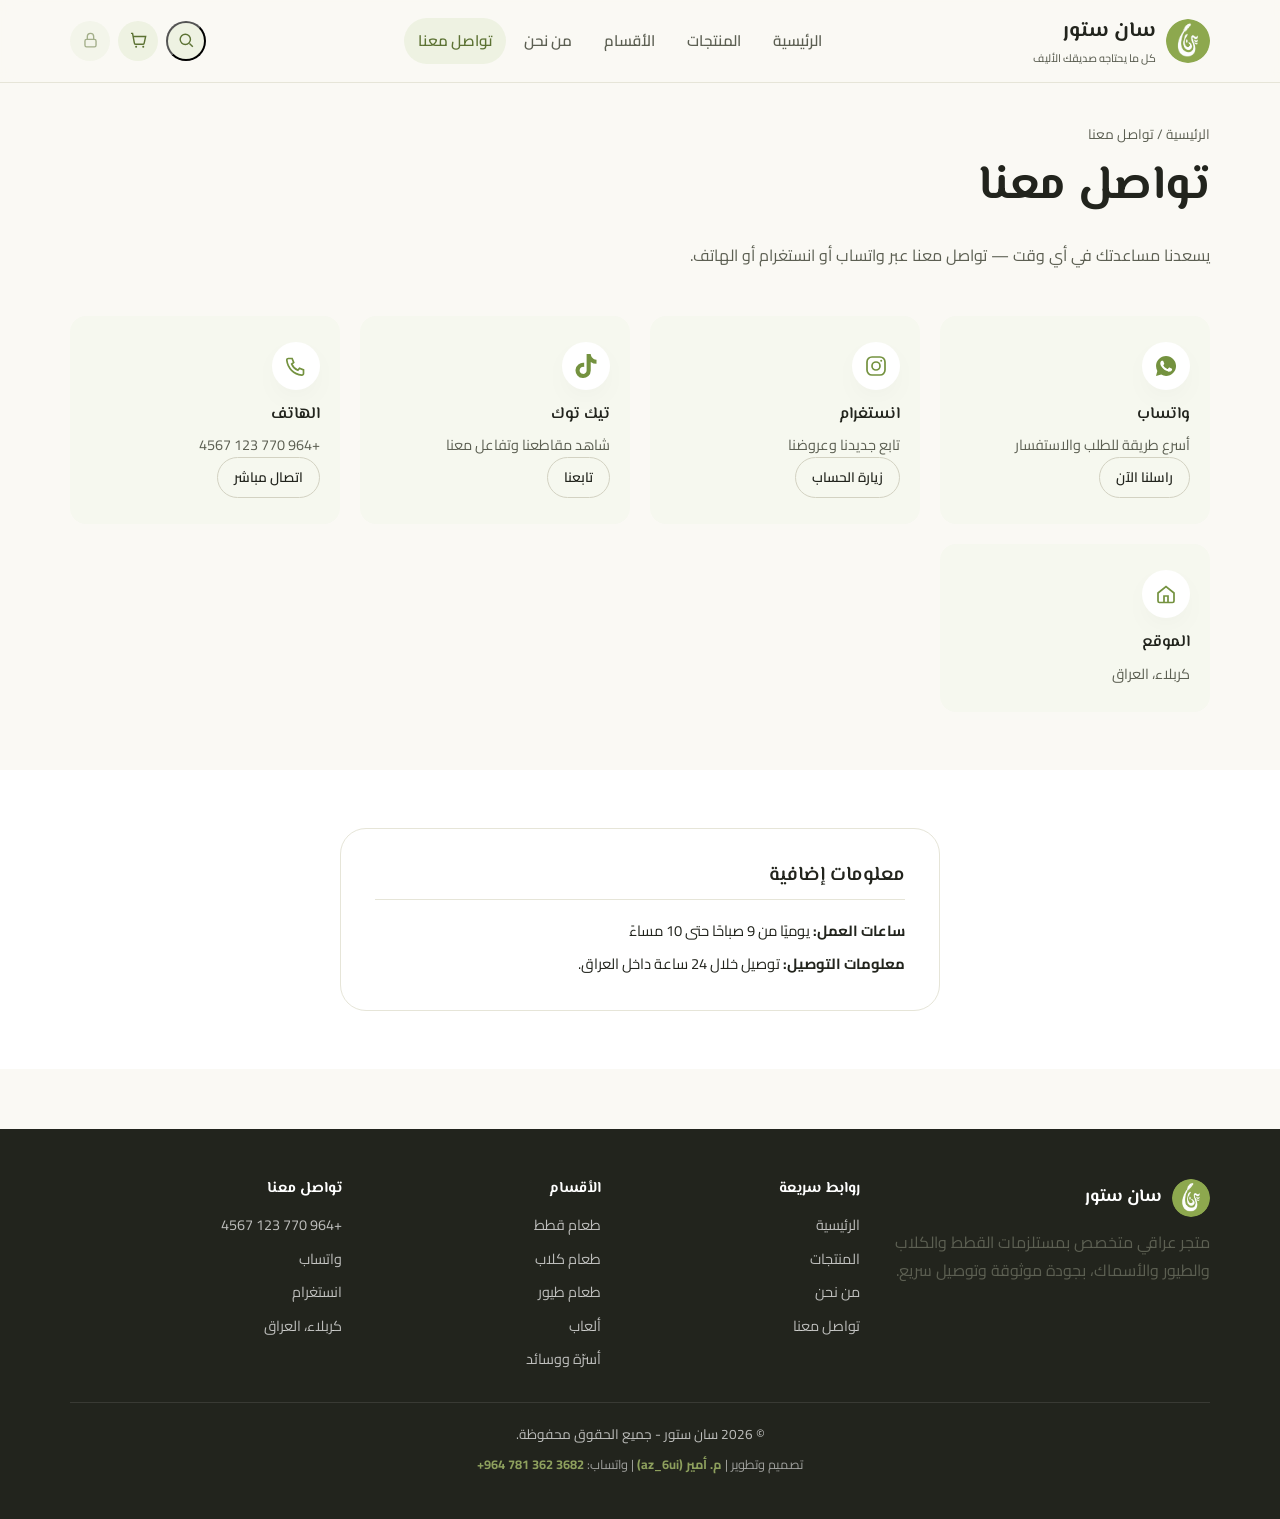
<file: contact.html>
<!DOCTYPE html>
<html lang="ar" dir="rtl">
<head>
  <meta name="viewport" content="width=device-width, initial-scale=1.0">
<meta charset="UTF-8">
<meta name="viewport" content="width=device-width, initial-scale=1.0">
<title>تواصل معنا | سان ستور</title>
<link rel="icon" href="assets/logo/logo.png">
<link rel="stylesheet" href="css/style.css?v=3">
</head>
<body>

<div id="site-header" data-active="contact"></div>

<main>
  <section class="page-header">
    <div class="container">
      <div class="breadcrumb"><a href="index.html">الرئيسية</a> / تواصل معنا</div>
      <h1>تواصل معنا</h1>
      <p>يسعدنا مساعدتك في أي وقت — تواصل معنا عبر واتساب أو انستغرام أو الهاتف.</p>
    </div>
  </section>

  <section class="section" style="padding-top:10px;">
    <div class="container">
      <div class="feature-grid" id="contactCards"></div>
    </div>
  </section>

  <section class="section section-alt">
    <div class="container" style="max-width:640px;">
      <div class="form-card" style="max-width:100%;">
        <h3 style="margin-bottom:6px;">معلومات إضافية</h3>
        <div class="detail-meta" id="extraInfo" style="margin-top:10px;"></div>
      </div>
    </div>
  </section>
</main>

<div id="site-footer"></div>

<script src="js/config.js"></script>
<script src="js/icons.js"></script>
<script src="js/store.js"></script>
<script src="js/whatsapp.js"></script>
<script src="js/app.js"></script>
<script>
  document.addEventListener("DOMContentLoaded", function () {
    const s = Store.getSettings();

    const cards = [
      { icon: "whatsapp", title: "واتساب", desc: "أسرع طريقة للطلب والاستفسار", link: "https://wa.me/" + whatsappDigitsOnly(s.whatsapp), label: "راسلنا الآن" },
        { icon: "instagram", title: "انستغرام", desc: "تابع جديدنا وعروضنا", link: "https://www.instagram.com/pet_san1?stkn=MWo1c256d3RzM2V6Nw==", label: "زيارة الحساب" },
      
      // تم إضافة تيك توك هنا
      { 
        customIcon: '<svg xmlns="http://www.w3.org/2000/svg" width="24" height="24" viewBox="0 0 448 512" fill="currentColor"><path d="M448,209.91a210.06,210.06,0,0,1-122.77-39.25V349.38A162.55,162.55,0,1,1,185,188.31V278.2a74.62,74.62,0,1,0,52.23,71.18V0l88,0a121.18,121.18,0,0,0,1.86,22.17h0A122.18,122.18,0,0,0,381,102.39a121.43,121.43,0,0,0,67,20.14Z"/></svg>', 
        title: "تيك توك", 
        desc: "شاهد مقاطعنا وتفاعل معنا", 
        link: "https://www.tiktok.com/@pet.san1?_r=1&_t=ZS-99pvm9fFrNt", 
        label: "تابعنا" 
      },
      { icon: "phone", title: "الهاتف", desc: s.phone, link: "tel:" + s.phone, label: "اتصال مباشر" },
      { icon: "home", title: "الموقع", desc: "كربلاء، العراق", link: null, label: null }
    ];

    document.getElementById("contactCards").innerHTML = cards.map(function (c) {
      // قراءة الأيقونة المخصصة أو الأيقونة الافتراضية
      const iconHtml = c.customIcon ? c.customIcon : iconSvg(c.icon);
      
      return '<div class="feature-card">' +
        '<div class="icon">' + iconHtml + "</div>" +
        "<h3>" + c.title + "</h3>" +
        "<p>" + c.desc + "</p>" +
        (c.link ? '<a href="' + c.link + '" target="_blank" rel="noopener" class="btn btn-outline btn-sm">' + c.label + "</a>" : "") +
      "</div>";
    }).join("");

    document.getElementById("extraInfo").innerHTML =
      "<span><strong>ساعات العمل:</strong> " + s.workingHours + "</span>" +
      "<span><strong>معلومات التوصيل:</strong> " + s.deliveryInfo + "</span>";
  });
</script>
</body>
</html>
</file>
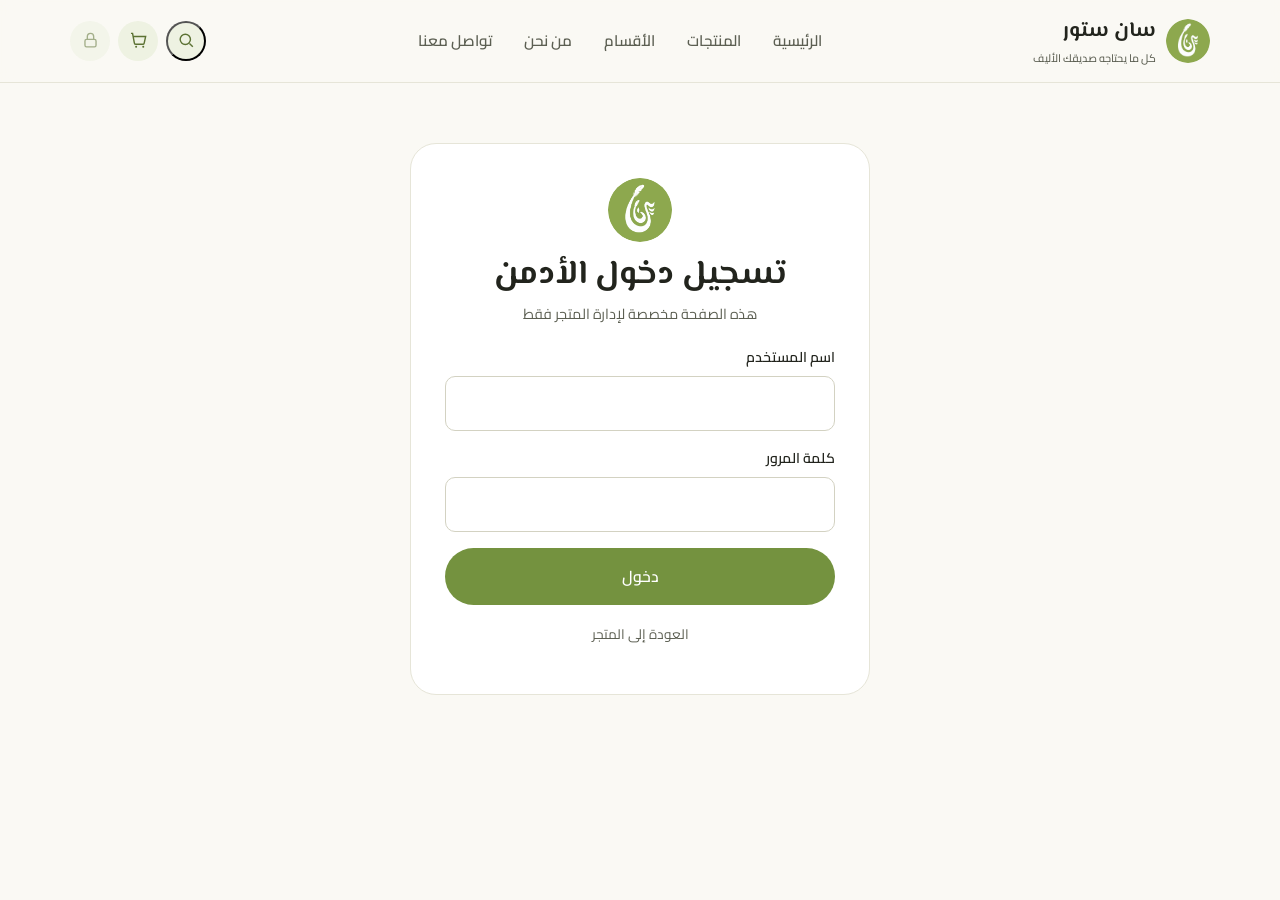
<file: login.html>
<!DOCTYPE html>
<html lang="ar" dir="rtl">
<head>
  <meta name="viewport" content="width=device-width, initial-scale=1.0">
<meta charset="UTF-8">
<meta name="viewport" content="width=device-width, initial-scale=1.0">
<title>تسجيل دخول الأدمن | سان ستور</title>
<link rel="icon" href="assets/logo/logo.png">
<link rel="stylesheet" href="css/style.css?v=3">
</head>
<body>

<div id="site-header" data-active=""></div>

<main>
  <section class="section" style="padding-top:60px;">
    <div class="container">
      <div class="form-card">
        <div style="text-align:center;margin-bottom:20px;">
          <img src="assets/logo/logo.png" alt="وربيرة" style="width:64px;height:64px;border-radius:50%;margin-inline:auto;margin-bottom:12px;">
          <h2 style="margin-bottom:4px;">تسجيل دخول الأدمن</h2>
          <p style="margin:0;font-size:.9rem;">هذه الصفحة مخصصة لإدارة المتجر فقط</p>
        </div>

        <div id="loginError" class="form-error"></div>

        <form id="loginForm">
          <div class="field">
            <label for="loginUsername">اسم المستخدم</label>
            <input type="text" id="loginUsername" required autocomplete="username">
          </div>
          <div class="field">
            <label for="loginPassword">كلمة المرور</label>
            <input type="password" id="loginPassword" required autocomplete="current-password">
          </div>
          <button type="submit" class="btn btn-primary btn-block">دخول</button>
        </form>

        <p style="text-align:center;margin-top:18px;font-size:.85rem;">
          <a href="index.html">العودة إلى المتجر</a>
        </p>
      </div>
    </div>
  </section>
</main>

<script src="js/config.js"></script>
<script src="js/icons.js"></script>
<script src="js/store.js"></script>
<script src="js/whatsapp.js"></script>
<script src="js/app.js"></script>
<script src="js/auth.js"></script>
</body>
</html>
</file>
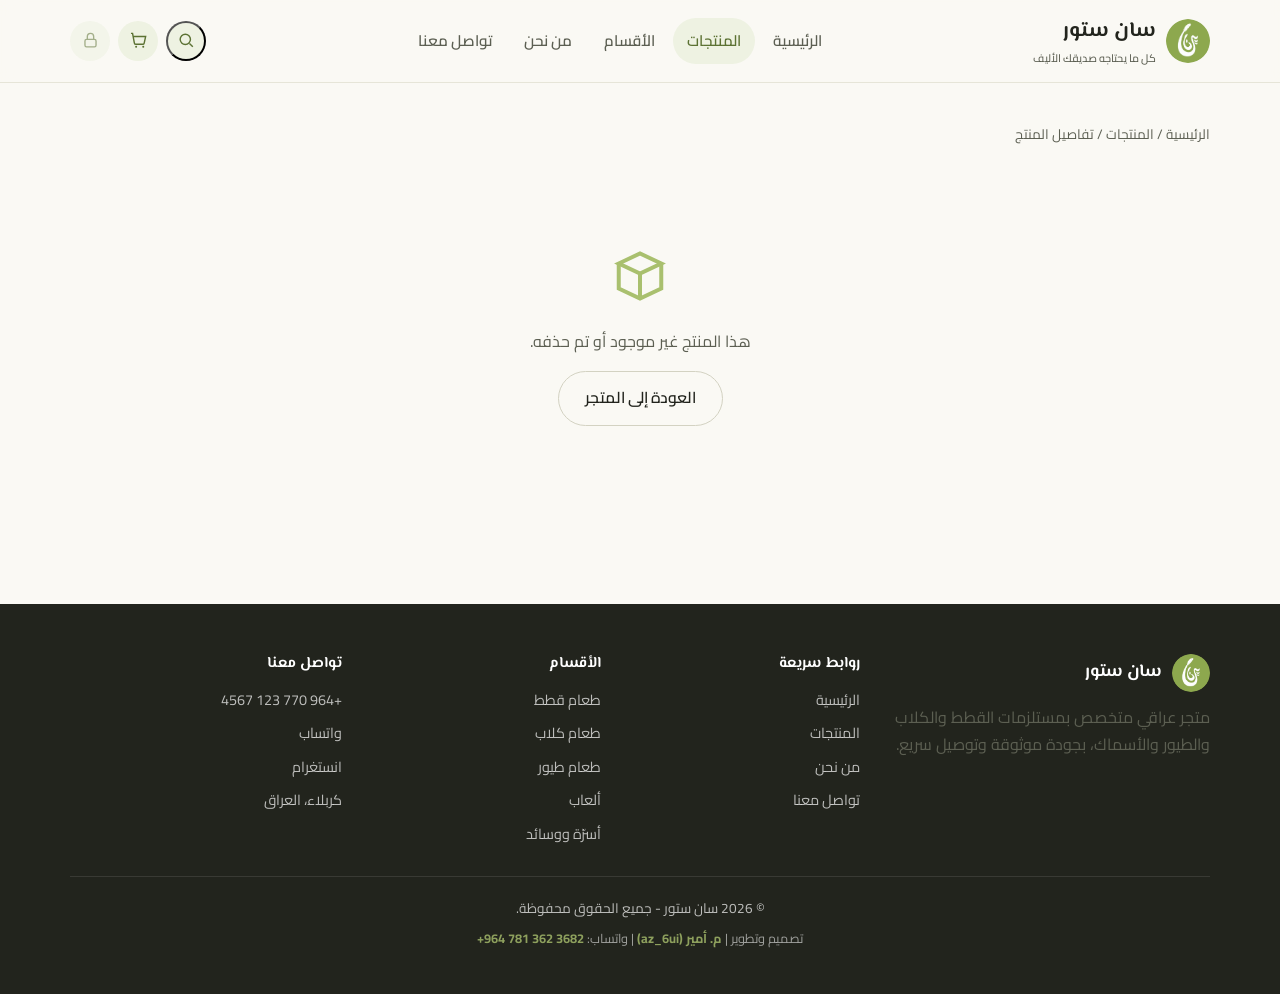
<file: product.html>
<!DOCTYPE html>
<html lang="ar" dir="rtl">
<head>
  <meta name="viewport" content="width=device-width, initial-scale=1.0">
<meta charset="UTF-8">
  <meta charset="UTF-8">
<meta http-equiv="Cache-Control" content="no-cache, no-store, must-revalidate">
<meta http-equiv="Pragma" content="no-cache">
<meta http-equiv="Expires" content="0">
<title>سان ستور | متجر مستلزمات الحيوانات الأليفة</title>
<meta name="viewport" content="width=device-width, initial-scale=1.0">
<title>تفاصيل المنتج | سان ستور</title>
<link rel="icon" href="assets/logo/logo.png">
<link rel="stylesheet" href="css/style.css?v=3">
</head>
<body>

<div id="site-header" data-active="products"></div>

<main>
  <section class="page-header">
    <div class="container">
      <div class="breadcrumb"><a href="index.html">الرئيسية</a> / <a href="products.html">المنتجات</a> / تفاصيل المنتج</div>
    </div>
  </section>

  <section class="section" style="padding-top:10px;">
    <div class="container">
      <div id="productDetail"></div>
    </div>
  </section>
</main>

<div id="site-footer"></div>

<script src="js/config.js"></script>
<script src="js/icons.js"></script>
<script src="js/store.js?v=5"></script>
<script src="js/whatsapp.js"></script>
<script src="js/app.js"></script>
<script src="js/products.js"></script>
</body>
</html>
</file>
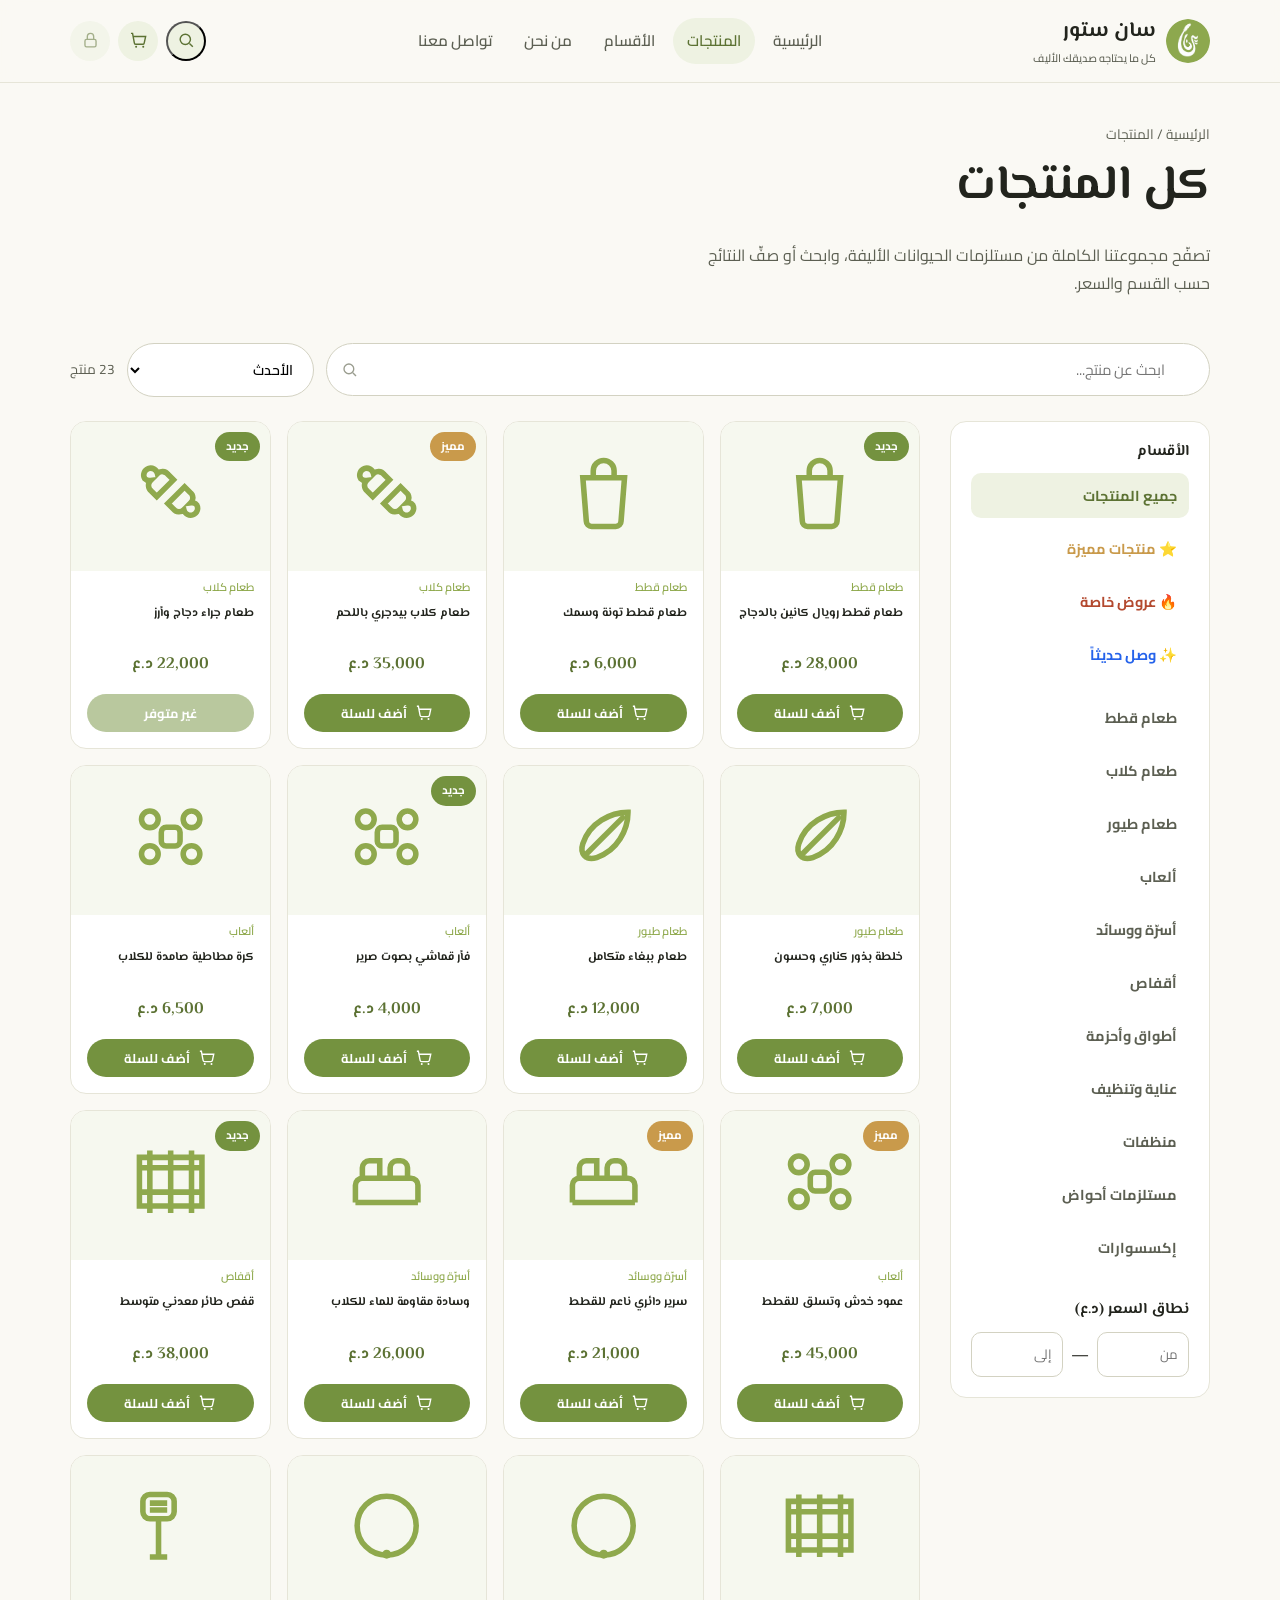
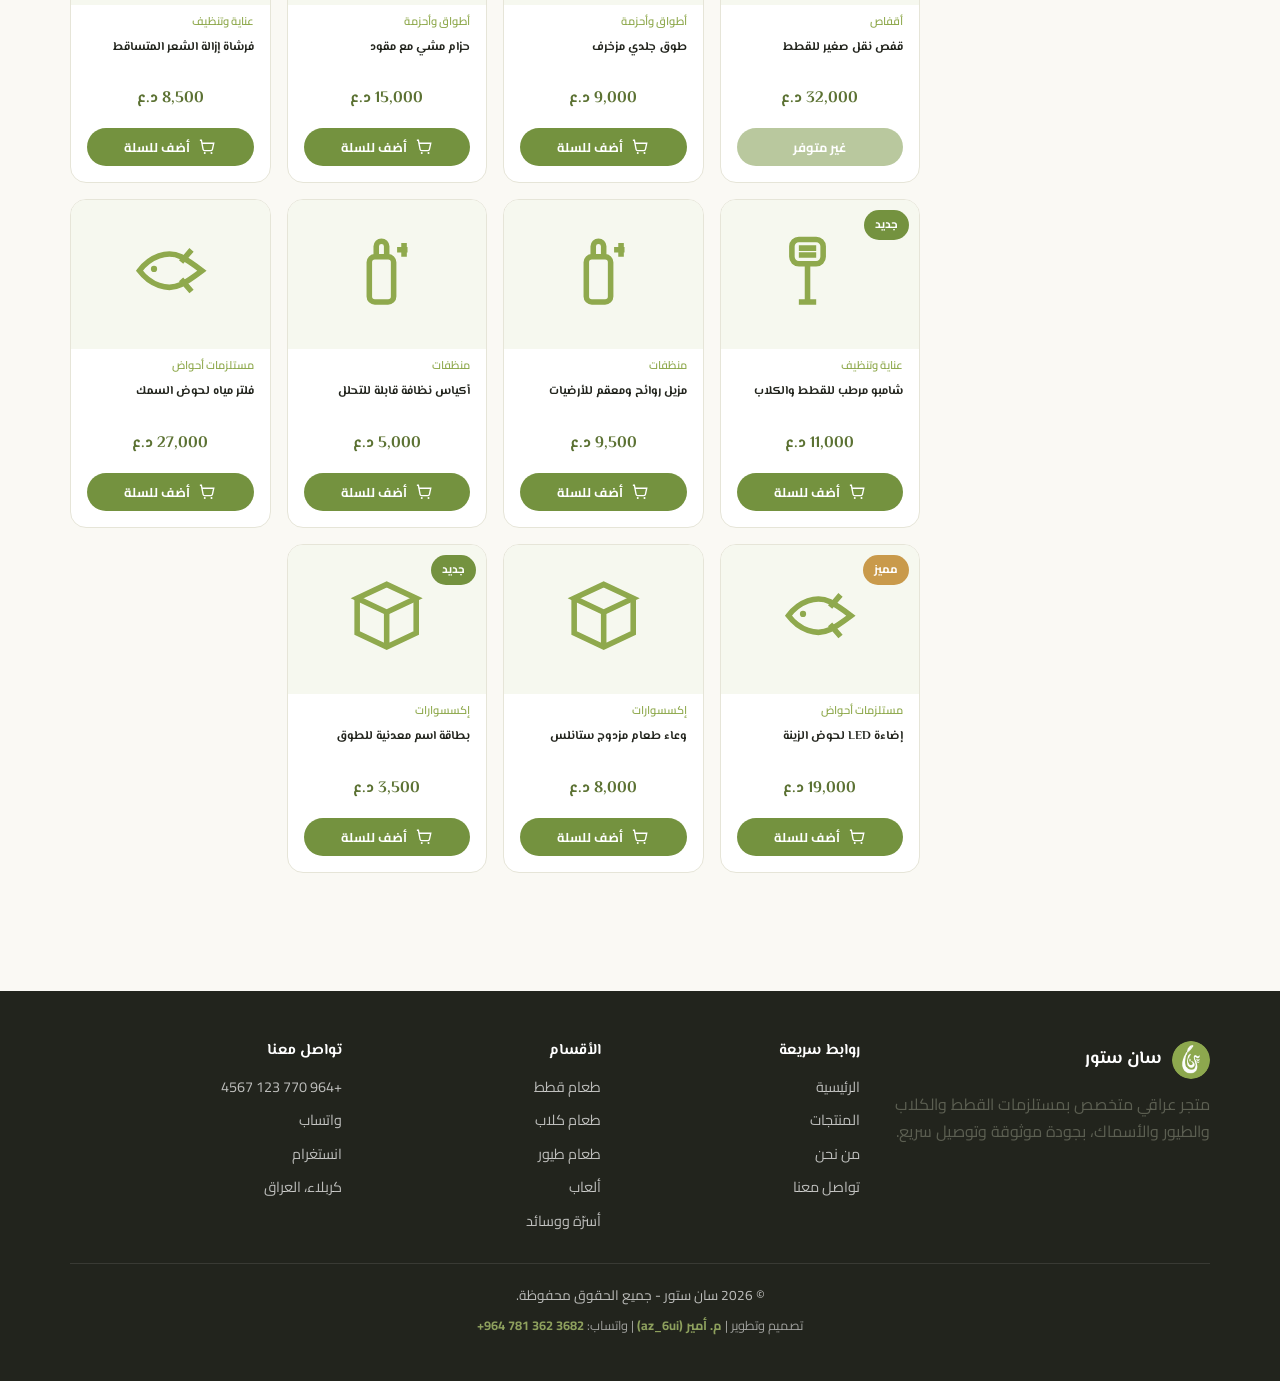
<file: products.html>
<!DOCTYPE html>
<html lang="ar" dir="rtl">
<head>
  <!-- Google tag (gtag.js) -->
<script async src="https://www.googletagmanager.com/gtag/js?id=G-QZZ06E5B02"></script>
<script>
  window.dataLayer = window.dataLayer || [];
  function gtag(){dataLayer.push(arguments);}
  gtag('js', new Date());

  gtag('config', 'G-QZZ06E5B02');
</script>
  <meta name="viewport" content="width=device-width, initial-scale=1.0">
  <meta charset="UTF-8">
  <meta http-equiv="Cache-Control" content="no-cache, no-store, must-revalidate">
  <meta http-equiv="Pragma" content="no-cache">
  <meta http-equiv="Expires" content="0">
  <title>سان ستور | متجر مستلزمات الحيوانات الأليفة</title>
  <title>المنتجات | سان ستور</title>
  <link rel="icon" href="assets/logo/logo.png">
  <link rel="stylesheet" href="css/style.css?v=3">
  <style>
  @media (max-width: 768px) {
    /* قسم: لماذا تختارنا */
    .feature-grid {
      grid-template-columns: repeat(2, 1fr) !important;
      gap: 10px !important;
    }
    .feature-grid h3 { font-size: 13px !important; margin-bottom: 5px !important; }
    .feature-grid p { font-size: 11px !important; }
    
    /* شبكة المنتجات (مميزة، حديثة، وكل المتجر) */
    .product-grid, #shopGrid {
      display: grid !important;
      grid-template-columns: repeat(2, 1fr) !important;
      gap: 8px !important;
    }
    .product-card {
      min-width: 0 !important;
      padding: 8px !important;
    }
    /* تصغير نصوص المنتج وإخفاء الوصف الطويل لتوفير المساحة */
    .product-card .product-name { font-size: 12px !important; margin-bottom: 4px !important; line-height: 1.4 !important; }
    .product-card .product-desc { display: none !important; } 
    .product-card .stock-line { font-size: 10px !important; margin-bottom: 4px !important; }
    .product-card .price { font-size: 13px !important; margin: 6px 0 !important; }
    .product-card .product-actions .btn { padding: 6px !important; font-size: 11px !important; }
  }
  </style>
</head>
<body>

<div id="site-header" data-active="products"></div>

<main>
  <section class="page-header">
    <div class="container">
      <div class="breadcrumb"><a href="index.html">الرئيسية</a> / المنتجات</div>
      <h1>كل المنتجات</h1>
      <p>تصفّح مجموعتنا الكاملة من مستلزمات الحيوانات الأليفة، وابحث أو صفِّ النتائج حسب القسم والسعر.</p>
    </div>
  </section>

  <section class="section" style="padding-top:10px;">
    <div class="container">

      <div class="shop-toolbar">
        <div class="search-box">
          <input type="text" id="searchInput" placeholder="ابحث عن منتج...">
          <!-- تم إفراغ محتوى السبان ليتم تعبئته بالأيقونة برمجياً بدون أخطاء -->
          <span></span>
        </div>
        <select id="sortSelect" class="sort-select">
          <option value="default">الأحدث</option>
          <option value="price-asc">السعر: من الأقل للأعلى</option>
          <option value="price-desc">السعر: من الأعلى للأقل</option>
          <option value="name">الاسم (أ-ي)</option>
        </select>
        <span id="resultCount" style="font-size:.85rem;color:var(--ink-600);white-space:nowrap;"></span>
      </div>

      <div class="shop-layout">
        <aside class="filter-panel">
          <div>
            <h4>الأقسام</h4>
            <div class="cat-list" id="filterCategories"></div>
          </div>
          <div>
            <h4>نطاق السعر (د.ع)</h4>
            <div class="range-row">
              <input type="number" id="priceMin" placeholder="من">
              <span>—</span>
              <input type="number" id="priceMax" placeholder="إلى">
            </div>
          </div>
        </aside>

        <div class="product-grid" id="shopGrid"></div>
      </div>

    </div>
  </section>
</main>

<div id="site-footer"></div>

<script src="js/config.js"></script>
<script src="js/icons.js"></script>
<script src="js/store.js"></script>
<script src="js/whatsapp.js"></script>
<script src="js/app.js"></script>
<script src="js/products.js"></script>
<script>
  document.addEventListener("DOMContentLoaded", function () {
    // استهداف مربع البحث الخاص بصفحة المنتجات تحديداً لتجنب التداخل مع نافذة البحث الجديدة
    const shopSearchSpan = document.querySelector(".shop-toolbar .search-box span");
    if (shopSearchSpan) {
        shopSearchSpan.innerHTML = iconSvg("search");
    }
  });
</script>
</body>
</html>
</file>
<file: css/style.css>
/* ==========================================================================
   وربيرة | متجر مستلزمات الحيوانات الأليفة — Stylesheet
   ========================================================================== */

@import url('https://fonts.googleapis.com/css2?family=El+Messiri:wght@400;500;600;700&family=Cairo:wght@400;500;600;700&display=swap');

:root {
  /* Brand palette, drawn from the logo */
  --olive-900: #37421f;
  --olive-700: #5c7233;
  --olive-600: #74923f;
  --olive-500: #8fa94d;
  --olive-400: #a9c06e;
  --olive-100: #eef2e2;
  --olive-50:  #f6f8ef;

  --sand-500: #c99a4b;   /* secondary accent — used sparingly for badges */
  --sand-100: #f7ecd9;

  --cream: #faf9f4;
  --white: #ffffff;

  --ink-900: #22241d;    /* headings / primary text */
  --ink-600: #5c5f52;    /* secondary text */
  --ink-300: #9a9d8f;    /* placeholder / muted */

  --line: #e6e5d8;
  --line-strong: #d3d2c2;
  --border-table: #e2e8f0; /* لون مخصص لجداول لوحة التحكم */

  --danger: #b3492f;
  --danger-bg: #f7e9e4;

  --radius-lg: 26px;
  --radius-md: 16px;
  --radius-sm: 10px;
  --radius-pill: 999px;

  --shadow-soft: 0 10px 30px -18px rgba(34, 36, 29, 0.35);
  --shadow-lift: 0 16px 40px -16px rgba(55, 66, 31, 0.28);

  --font-display: 'El Messiri', 'Tajawal', sans-serif;
  --font-body: 'Cairo', 'Tajawal', sans-serif;

  --container: 1180px;
}

* { box-sizing: border-box; }
html { scroll-behavior: smooth; }

body {
  margin: 0;
  font-family: var(--font-body);
  color: var(--ink-900);
  background: var(--cream);
  line-height: 1.7;
  -webkit-font-smoothing: antialiased;
}

img { max-width: 100%; display: block; }

h1, h2, h3, h4 {
  font-family: var(--font-display);
  color: var(--ink-900);
  margin: 0 0 .5em;
  line-height: 1.3;
}

h1 { font-size: clamp(2rem, 4vw, 3rem); font-weight: 700; }
h2 { font-size: clamp(1.5rem, 3vw, 2.1rem); font-weight: 700; }
h3 { font-size: 1.25rem; font-weight: 600; }

p { margin: 0 0 1em; color: var(--ink-600); }

a { color: inherit; text-decoration: none; }

button { font-family: inherit; cursor: pointer; }

:focus-visible {
  outline: 3px solid var(--olive-400);
  outline-offset: 2px;
}

.container {
  max-width: var(--container);
  margin-inline: auto;
  padding-inline: 20px;
}

.visually-hidden {
  position: absolute; width: 1px; height: 1px;
  overflow: hidden; clip: rect(0 0 0 0); white-space: nowrap;
}

/* ---------- Buttons ---------- */
.btn {
  display: inline-flex; align-items: center; justify-content: center; gap: 8px;
  padding: 13px 26px;
  border-radius: var(--radius-pill);
  border: 1px solid transparent;
  font-weight: 600; font-size: .98rem;
  transition: transform .15s ease, box-shadow .15s ease, background .15s ease;
}
.btn-primary { background: var(--olive-600); color: var(--white); }
.btn-primary:hover { background: var(--olive-700); box-shadow: var(--shadow-lift); transform: translateY(-1px); }
.btn-outline { background: transparent; border-color: var(--line-strong); color: var(--ink-900); }
.btn-outline:hover { border-color: var(--olive-600); color: var(--olive-700); }
.btn-whatsapp { background: var(--ink-900); color: var(--white); }
.btn-whatsapp:hover { background: var(--olive-700); }
.btn-sm { padding: 8px 16px; font-size: .85rem; }
.btn-block { width: 100%; }
.btn:disabled { opacity: .5; cursor: not-allowed; transform: none !important; box-shadow: none !important; }
.btn svg { width: 18px; height: 18px; flex-shrink: 0; }

.btn-icon {
  display: inline-flex; align-items: center; justify-content: center;
  width: 40px; height: 40px; border-radius: 50%;
  background: var(--olive-100); color: var(--olive-700);
  transition: background .15s ease;
}
.btn-icon:hover { background: var(--olive-500); color: var(--white); }

.btn-icon svg { width: 19px; height: 19px; }

/* ---------- Header ---------- */
#site-header {
  position: sticky; top: 0; z-index: 50;
}
.site-header {
  background: rgba(250, 249, 244, .92);
  backdrop-filter: blur(8px);
  border-bottom: 1px solid var(--line);
}
.header-inner {
  display: flex; align-items: center; justify-content: space-between;
  padding-block: 14px; gap: 20px;
}
.brand { display: flex; align-items: center; gap: 10px; }
.brand img { width: 44px; height: 44px; border-radius: 50%; }
.brand-name { font-family: var(--font-display); font-size: 1.3rem; font-weight: 700; }
.brand-name span { display: block; font-family: var(--font-body); font-size: .68rem; font-weight: 500; color: var(--ink-600); }

.main-nav { display: flex; align-items: center; gap: 4px; }
.main-nav a {
  padding: 10px 14px; border-radius: var(--radius-pill); font-weight: 600; font-size: .95rem; color: var(--ink-600);
  transition: background .15s ease, color .15s ease;
}
.main-nav a:hover, .main-nav a.active { background: var(--olive-100); color: var(--olive-700); }

.header-actions { display: flex; align-items: center; gap: 8px; }
.cart-link { position: relative; }
.cart-count {
  position: absolute; top: -4px; left: -4px;
  background: var(--sand-500); color: var(--white);
  font-size: .68rem; font-weight: 700; line-height: 1;
  min-width: 18px; height: 18px; border-radius: 50%;
  display: flex; align-items: center; justify-content: center;
  padding: 0 3px;
}
.admin-link { opacity: .55; }
.admin-link:hover { opacity: 1; }

.nav-toggle {
  display: none; width: 42px; height: 42px; border-radius: 50%;
  background: var(--olive-100); border: none; align-items: center; justify-content: center;
}
.nav-toggle svg { width: 20px; height: 20px; color: var(--olive-700); }

/* ---------- Hero ---------- */
.hero {
  position: relative; overflow: hidden;
  padding-block: 30px 40px; /* مساحات أقل وأكثر احترافية */
}
.hero-blob {
  position: absolute; inset-inline-end: -12%; top: -18%;
  width: 620px; height: 620px;
  background: var(--olive-100);
  border-radius: 62% 38% 55% 45% / 48% 55% 45% 52%;
  z-index: 0;
}
.hero-inner {
  position: relative; z-index: 1;
  display: grid; grid-template-columns: 1.05fr .95fr; gap: 48px; align-items: center;
}
.hero-eyebrow-free { color: var(--olive-700); font-weight: 700; margin-bottom: 10px; }
.hero-copy p { font-size: 1.08rem; max-width: 46ch; }
.hero-cta { display: flex; gap: 12px; margin-top: 26px; flex-wrap: wrap; }
.hero-trust { display: flex; gap: 26px; margin-top: 34px; flex-wrap: wrap; }
.hero-trust div strong { display: block; font-family: var(--font-display); font-size: 1.5rem; color: var(--olive-700); }
.hero-trust div span { font-size: .85rem; color: var(--ink-600); }

.hero-art {
  position: relative;
  aspect-ratio: 1 / 1;
  border-radius: 55% 45% 60% 40% / 50% 55% 45% 50%;
  background: linear-gradient(155deg, var(--olive-500), var(--olive-700));
  display: flex; align-items: center; justify-content: center;
  box-shadow: var(--shadow-lift);
}
.hero-art img { width: 46%; filter: drop-shadow(0 12px 18px rgba(0,0,0,.18)); }

/* ---------- Section shells ---------- */
.section { padding-block: 58px; }
.section-head {
  display: flex; align-items: flex-end; justify-content: space-between; gap: 20px;
  margin-bottom: 30px; flex-wrap: wrap;
}
.section-head p { margin: 0; max-width: 50ch; }
.section-alt { background: var(--white); }

/* ---------- Category chips ---------- */
.cat-scroller {
  display: flex; gap: 14px; overflow-x: auto; padding-bottom: 6px;
  scrollbar-width: none;
}
.cat-scroller::-webkit-scrollbar { display: none; }
.cat-chip {
  flex: 0 0 auto;
  display: flex; flex-direction: column; align-items: center; gap: 10px;
  width: 118px; padding: 18px 12px;
  background: var(--white); border: 1px solid var(--line); border-radius: var(--radius-md);
  text-align: center; transition: border-color .15s ease, transform .15s ease;
}
.cat-chip:hover { border-color: var(--olive-500); transform: translateY(-2px); }
.cat-chip .cat-icon {
  width: 52px; height: 52px; border-radius: 50%;
  background: var(--olive-100); display: flex; align-items: center; justify-content: center;
}
.cat-chip .cat-icon svg { width: 26px; height: 26px; color: var(--olive-700); }
.cat-chip span.name { font-weight: 600; font-size: .88rem; }

.filter-chip {
  padding: 9px 18px; border-radius: var(--radius-pill); border: 1px solid var(--line-strong);
  background: var(--white); font-weight: 600; font-size: .88rem; color: var(--ink-600);
  white-space: nowrap;
}
.filter-chip.active, .filter-chip:hover { background: var(--olive-600); border-color: var(--olive-600); color: var(--white); }

/* ---------- Product grid & cards ---------- */
.product-grid {
  display: grid; gap: 16px;
  grid-template-columns: repeat(auto-fill, minmax(170px, 1fr)); /* تصغير الحد الأدنى للعرض لزيادة عدد الأعمدة */
}
.product-card {
  background: var(--white); border: 1px solid var(--line); border-radius: var(--radius-md);
  overflow: hidden; display: flex; flex-direction: column;
  transition: border-color .15s ease, box-shadow .15s ease;
}
.product-card:hover { border-color: var(--olive-400); box-shadow: var(--shadow-soft); }
.product-media {
  position: relative; aspect-ratio: 4/3; background: var(--olive-50);
  display: flex; align-items: center; justify-content: center; overflow: hidden;
}
.product-media img { width: 100%; height: 100%; object-fit: cover; }
.product-media .placeholder-icon { width: 42%; color: var(--olive-500); }
.badge {
  position: absolute; top: 10px; inset-inline-start: 10px;
  font-size: .72rem; font-weight: 700; padding: 5px 11px; border-radius: var(--radius-pill);
}
.badge-new { background: var(--olive-600); color: var(--white); }
.badge-featured { background: var(--sand-500); color: var(--white); }
.badge-out { position: static; margin-inline-start: 8px; background: var(--danger-bg); color: var(--danger); }

.product-body { padding: 16px; display: flex; flex-direction: column; gap: 8px; flex: 1; }
.product-cat { font-size: .76rem; color: var(--olive-700); font-weight: 700; }
.product-name {
  font-weight: 700; font-size: 1.02rem;
  display: -webkit-box; -webkit-line-clamp: 2; -webkit-box-orient: vertical;
  overflow: hidden; min-height: 2.8em;
}
.product-name a:hover { color: var(--olive-700); }
.product-desc { font-size: .87rem; color: var(--ink-600); flex: 1; }
.product-foot { display: flex; align-items: center; justify-content: space-between; margin-top: 6px; }
.price { font-family: var(--font-display); font-weight: 700; font-size: 1.15rem; color: var(--olive-700); }
.price small { font-size: .7rem; font-weight: 500; color: var(--ink-600); }
.product-actions { display: flex; gap: 8px; margin-top: 10px; }
.stock-line { font-size: .8rem; color: var(--ink-600); display: flex; align-items: center; gap: 6px; }
.dot { width: 8px; height: 8px; border-radius: 50%; background: var(--olive-500); }
.dot.dot-out { background: var(--danger); }

/* ---------- Why-us / trust ---------- */
.feature-grid { display: grid; grid-template-columns: repeat(4, 1fr); gap: 20px; }
.feature-card {
  background: var(--olive-50); border-radius: var(--radius-md); padding: 26px 20px;
}
.feature-card .icon {
  width: 48px; height: 48px; border-radius: 50%; background: var(--white);
  display: flex; align-items: center; justify-content: center; margin-bottom: 14px;
  box-shadow: var(--shadow-soft);
}
.feature-card .icon svg { width: 24px; height: 24px; color: var(--olive-600); }
.feature-card h3 { font-size: 1.02rem; }
.feature-card p { font-size: .9rem; margin: 0; }

/* ---------- Contact / social band ---------- */
.contact-band {
  background: var(--olive-900); color: var(--white); border-radius: var(--radius-lg);
  padding: 42px; display: grid; grid-template-columns: 1.2fr 1fr; gap: 30px; align-items: center;
}
.contact-band h2, .contact-band p { color: var(--white); }
.contact-band p { color: rgba(255,255,255,.8); }
.social-row { display: flex; gap: 12px; }
.social-row a {
  display: flex; align-items: center; gap: 10px; padding: 12px 20px;
  background: rgba(255,255,255,.12); border-radius: var(--radius-pill); font-weight: 600;
}
.social-row a:hover { background: rgba(255,255,255,.22); }
.social-row svg { width: 20px; height: 20px; }

/* ---------- Footer ---------- */
.site-footer { background: var(--ink-900); color: rgba(255,255,255,.7); padding-block: 50px 24px; margin-top: 60px; }
.footer-grid { display: grid; grid-template-columns: 1.4fr 1fr 1fr 1.2fr; gap: 32px; }
.footer-brand { display: flex; align-items: center; gap: 10px; margin-bottom: 12px; }
.footer-brand img { width: 38px; height: 38px; border-radius: 50%; }
.footer-brand strong { color: var(--white); font-family: var(--font-display); font-size: 1.1rem; }
.site-footer h4 { color: var(--white); font-size: .95rem; margin-bottom: 14px; }
.site-footer ul { list-style: none; margin: 0; padding: 0; display: flex; flex-direction: column; gap: 9px; font-size: .9rem; }
.site-footer ul a:hover { color: var(--white); }
.footer-bottom {
  margin-top: 40px; padding-top: 20px; border-top: 1px solid rgba(255,255,255,.12);
  display: flex; justify-content: space-between; font-size: .82rem; flex-wrap: wrap; gap: 10px;
}

/* ---------- Page header (inner pages) ---------- */
.page-header { padding-block: 40px 20px; }
.page-header p { max-width: 60ch; }
.breadcrumb { font-size: .85rem; color: var(--ink-600); margin-bottom: 10px; }
.breadcrumb a:hover { color: var(--olive-700); }

/* ---------- Shop toolbar ---------- */
.shop-layout { display: grid; grid-template-columns: 260px 1fr; gap: 30px; align-items: start; }
.shop-toolbar {
  display: flex; gap: 12px; margin-bottom: 24px; flex-wrap: wrap; align-items: center;
}
.search-box {
  position: relative; flex: 1; min-width: 220px;
}
.search-box input {
  width: 100%; padding: 12px 44px 12px 16px; border-radius: var(--radius-pill);
  border: 1px solid var(--line-strong); background: var(--white); font-family: inherit; font-size: .92rem;
}
.search-box svg { position: absolute; inset-inline-end: 15px; top: 50%; transform: translateY(-50%); width: 18px; height: 18px; color: var(--ink-300); }
.sort-select {
  padding: 12px 16px; border-radius: var(--radius-pill); border: 1px solid var(--line-strong);
  background: var(--white); font-family: inherit; font-weight: 600; font-size: .88rem;
}
.filter-panel {
  background: var(--white); border: 1px solid var(--line); border-radius: var(--radius-md); padding: 20px;
  display: flex; flex-direction: column; gap: 22px;
}
.filter-panel h4 { font-size: .95rem; margin-bottom: 12px; }
.filter-panel .cat-list { display: flex; flex-direction: column; gap: 6px; }
.filter-panel .cat-list button {
  text-align: start; padding: 9px 12px; border-radius: var(--radius-sm); border: none; background: none;
  font-family: inherit; font-size: .9rem; color: var(--ink-600); font-weight: 600;
}
.filter-panel .cat-list button.active, .filter-panel .cat-list button:hover { background: var(--olive-100); color: var(--olive-700); }
.range-row { display: flex; align-items: center; gap: 8px; }
.range-row input[type="number"] {
  width: 100%; padding: 9px 10px; border-radius: var(--radius-sm); border: 1px solid var(--line-strong); font-family: inherit;
}
.empty-state { text-align: center; padding: 60px 20px; color: var(--ink-600); }
.empty-state svg { width: 60px; height: 60px; color: var(--olive-300, var(--olive-400)); margin-bottom: 14px; }

/* ---------- Product detail ---------- */
.detail-grid { display: grid; grid-template-columns: 1fr 1fr; gap: 46px; align-items: flex-start; }
.detail-media {
  aspect-ratio: 1/1; background: var(--olive-50); border-radius: var(--radius-lg);
  display: flex; align-items: center; justify-content: center; overflow: hidden; position: relative;
}
.detail-media img { width: 100%; height: 100%; object-fit: cover; }
.detail-media .placeholder-icon { width: 34%; color: var(--olive-500); }
.detail-info .product-cat { display: inline-block; background: var(--olive-100); padding: 5px 12px; border-radius: var(--radius-pill); }
.detail-price { font-family: var(--font-display); font-size: 2rem; font-weight: 700; margin-block: 14px; }
.qty-stepper { display: flex; align-items: center; gap: 0; border: 1px solid var(--line-strong); border-radius: var(--radius-pill); width: fit-content; }
.qty-stepper button { width: 42px; height: 42px; background: none; border: none; font-size: 1.2rem; color: var(--olive-700); }
.qty-stepper input { width: 46px; border: none; background: none; text-align: center; font-family: inherit; font-weight: 700; font-size: 1rem; }
.detail-actions { display: flex; gap: 10px; margin-top: 22px; flex-wrap: wrap; }
.detail-meta { margin-top: 26px; border-top: 1px solid var(--line); padding-top: 18px; display: flex; flex-direction: column; gap: 8px; font-size: .92rem; }

/* ---------- Cart ---------- */
.cart-layout { display: grid; grid-template-columns: 1fr 340px; gap: 30px; align-items: flex-start; }
.cart-item {
  display: grid; grid-template-columns: 76px 1fr auto auto; gap: 16px; align-items: center;
  padding: 16px; background: var(--white); border: 1px solid var(--line); border-radius: var(--radius-md); margin-bottom: 14px;
}
.cart-item img, .cart-item .placeholder-icon-wrap { width: 76px; height: 76px; border-radius: var(--radius-sm); object-fit: cover; background: var(--olive-50); display: flex; align-items: center; justify-content: center; }
.cart-item .placeholder-icon-wrap svg { width: 40%; color: var(--olive-500); }
.cart-item h4 { margin: 0 0 4px; font-size: .96rem; }
.cart-item .unit-price { font-size: .85rem; color: var(--ink-600); }
.cart-item .remove-btn { color: var(--danger); font-size: .82rem; font-weight: 600; margin-top: 6px; }
.summary-card { background: var(--white); border: 1px solid var(--line); border-radius: var(--radius-md); padding: 22px; position: sticky; top: 90px; }
.summary-row { display: flex; justify-content: space-between; padding-block: 8px; font-size: .95rem; }
.summary-row.total { border-top: 1px solid var(--line); margin-top: 8px; padding-top: 14px; font-weight: 700; font-size: 1.1rem; }
.summary-row.total span:last-child { font-family: var(--font-display); color: var(--olive-700); }

/* ---------- Forms ---------- */
.form-card { background: var(--white); border: 1px solid var(--line); border-radius: var(--radius-lg); padding: 34px; max-width: 460px; margin-inline: auto; }
.field { margin-bottom: 16px; }
.field label { display: block; font-weight: 600; font-size: .88rem; margin-bottom: 6px; }
.field input, .field select, .field textarea {
  width: 100%; padding: 12px 14px; border-radius: var(--radius-sm); border: 1px solid var(--line-strong);
  font-family: inherit; font-size: .95rem; background: var(--white);
}
.field textarea { resize: vertical; min-height: 90px; }
.field-hint { font-size: .78rem; color: var(--ink-300); margin-top: 4px; }
.form-error { background: var(--danger-bg); color: var(--danger); padding: 10px 14px; border-radius: var(--radius-sm); font-size: .88rem; margin-bottom: 14px; display: none; }
.checkbox-row { display: flex; align-items: center; gap: 8px; }
.checkbox-row input { width: auto; }

/* ---------- Admin ---------- */
.admin-shell { display: grid; grid-template-columns: 240px 1fr; min-height: 100vh; }
.admin-sidebar { background: var(--ink-900); color: rgba(255,255,255,.75); padding: 22px 16px; display: flex; flex-direction: column; }
.admin-sidebar .brand-name, .admin-sidebar .brand-name span { color: var(--white); }
.admin-sidebar .brand { margin-bottom: 30px; padding-inline: 8px; }
.admin-nav { display: flex; flex-direction: column; gap: 4px; flex: 1; }
.admin-nav button, .admin-nav a {
  display: flex; align-items: center; gap: 10px; padding: 11px 14px; border-radius: var(--radius-sm);
  background: none; border: none; color: inherit; font-family: inherit; font-weight: 600; font-size: .92rem; text-align: start;
}
.admin-nav button.active, .admin-nav button:hover, .admin-nav a:hover { background: rgba(255,255,255,.1); color: var(--white); }
.admin-nav svg { width: 18px; height: 18px; }
.admin-logout { margin-top: auto; padding-top: 16px; border-top: 1px solid rgba(255,255,255,.12); }

.admin-main { padding: 30px 34px; }
.admin-topbar { display: flex; align-items: center; justify-content: space-between; margin-bottom: 26px; }
.admin-stats { display: grid; grid-template-columns: repeat(4, 1fr); gap: 18px; margin-bottom: 30px; }
.stat-card { background: var(--white); border: 1px solid var(--line); border-radius: var(--radius-md); padding: 20px; }
.stat-card .num { font-family: var(--font-display); font-size: 1.8rem; font-weight: 700; color: var(--olive-700); }
.stat-card .label { font-size: .85rem; color: var(--ink-600); }

.admin-panel { background: var(--white); border: 1px solid var(--line); border-radius: var(--radius-md); padding: 22px; margin-bottom: 24px; }
.panel-head { display: flex; align-items: center; justify-content: space-between; margin-bottom: 18px; gap: 12px; flex-wrap: wrap; }

/* -- تحسين جداول الإدارة وحل مشكلة الخطوط المتقطعة -- */
.admin-table { 
    width: 100%; 
    border-collapse: collapse; 
    border-spacing: 0;
    font-size: .9rem; 
}
.admin-table th, .admin-table td { 
    padding: 12px 10px; 
    text-align: start; 
    border-bottom: 1px solid var(--border-table); 
}
.admin-table th { color: var(--ink-600); font-weight: 700; font-size: .8rem; }
.admin-table img { width: 42px; height: 42px; border-radius: 8px; object-fit: cover; background: var(--olive-50); }

/* -- تحسين أزرار الإجراءات (تعديل/حذف) -- */
.admin-table .row-actions { 
    display: flex; 
    gap: 8px; 
    align-items: center;
}
.row-actions .btn-icon {
    width: 38px;
    height: 38px;
    display: flex;
    align-items: center;
    justify-content: center;
    border-radius: 8px;
    border: 1px solid var(--line);
    background-color: var(--white);
    padding: 0;
}
.row-actions .btn-icon svg {
    width: 20px;
    height: 20px;
    stroke-width: 2.2; /* يعالج مشكلة الخطوط المتقطعة للأيقونات */
    stroke: currentColor;
    fill: none;
}
.row-actions .btn-icon[title="حذف"] {
    color: var(--danger);
    background-color: var(--danger-bg);
    border-color: #fecaca;
}
.row-actions .btn-icon[title="تعديل"] {
    color: #3b82f6;
    background-color: #eff6ff;
    border-color: #bfdbfe;
}

.pill { display: inline-flex; padding: 4px 11px; border-radius: var(--radius-pill); font-size: .75rem; font-weight: 700; }
.pill-ok { background: var(--olive-100); color: var(--olive-700); }
.pill-off { background: var(--danger-bg); color: var(--danger); }

/* -- النوافذ المنبثقة (المنتجات / الأقسام) وتوسيطها في كل الشاشات -- */
.modal-overlay {
  position: fixed; inset: 0; background: rgba(34,36,29,.5); display: none; align-items: center; justify-content: center;
  padding: 15px; z-index: 100;
}
.modal-overlay.open { display: flex; }
.modal-card {
  background: var(--white); border-radius: var(--radius-lg); padding: 28px; width: 100%; max-width: 500px;
  max-height: 90vh; overflow-y: auto; position: relative; margin: auto; box-sizing: border-box;
}
.modal-head { display: flex; justify-content: space-between; align-items: center; margin-bottom: 18px; }
.close-modal { width: 34px; height: 34px; border-radius: 50%; background: var(--olive-100); border: none; display: flex; align-items: center; justify-content: center; }
.image-upload { display: flex; align-items: center; gap: 14px; }
.image-upload .preview { width: 68px; height: 68px; border-radius: var(--radius-sm); background: var(--olive-50); display: flex; align-items: center; justify-content: center; overflow: hidden; }
.image-upload .preview img { width: 100%; height: 100%; object-fit: cover; }
.image-upload .preview svg { width: 40%; color: var(--olive-500); }

.toast {
  position: fixed; bottom: 26px; left: 50%; transform: translateX(-50%) translateY(12px);
  background: var(--ink-900); color: var(--white); padding: 13px 24px; border-radius: var(--radius-pill);
  font-weight: 600; font-size: .9rem; opacity: 0; pointer-events: none; transition: opacity .2s ease, transform .2s ease;
  z-index: 200; box-shadow: var(--shadow-lift);
}
.toast.show { opacity: 1; transform: translateX(-50%) translateY(0); }

.setup-note {
  background: var(--sand-100); border: 1px solid var(--sand-500); color: var(--olive-900);
  padding: 14px 18px; border-radius: var(--radius-md); font-size: .88rem; margin-bottom: 20px;
}

/* ---------- About page ---------- */
.about-hero { display: grid; grid-template-columns: 1fr 1fr; gap: 40px; align-items: center; }
.value-grid { display: grid; grid-template-columns: repeat(3, 1fr); gap: 20px; }

/* ---------- Small admin helpers ---------- */
.admin-table-icon {
  width: 42px; height: 42px; border-radius: 8px; background: var(--olive-50);
  display: flex; align-items: center; justify-content: center;
}
.admin-table-icon svg { width: 55%; color: var(--olive-500); }

.icon-picker { display: grid; grid-template-columns: repeat(6, 1fr); gap: 8px; }
.icon-choice { position: relative; cursor: pointer; }
.icon-choice input { position: absolute; opacity: 0; }
.icon-choice span {
  display: flex; align-items: center; justify-content: center; height: 44px;
  border: 1px solid var(--line-strong); border-radius: var(--radius-sm); color: var(--ink-600);
}
.icon-choice span svg { width: 20px; height: 20px; }
.icon-choice input:checked + span { background: var(--olive-600); border-color: var(--olive-600); color: var(--white); }

/* ==========================================================================
   Mobile & Responsive (تم تجميعها هنا لضمان عملها بشكل مثالي)
   ========================================================================== */

@media (max-width: 980px) {
  .hero-inner, .detail-grid, .about-hero { grid-template-columns: 1fr; }
.hero-art { max-width: 220px; margin-inline: auto; order: -1; margin-bottom: 20px; }  .feature-grid { grid-template-columns: repeat(2, 1fr); }
  .contact-band { grid-template-columns: 1fr; padding: 30px; }
  .footer-grid { grid-template-columns: 1fr 1fr; }
  .shop-layout { grid-template-columns: 1fr; }
  .filter-panel { position: static; }
  .cart-layout { grid-template-columns: 1fr; }
  .summary-card { position: static; }
  .admin-shell { grid-template-columns: 1fr; }
  .admin-sidebar { display: none; }
  .admin-sidebar.open { display: flex; position: fixed; inset: 0; z-index: 80; width: 260px; height: 100vh; }
  .admin-stats { grid-template-columns: repeat(2, 1fr); }
  .value-grid { grid-template-columns: 1fr; }
  #adminSidebarToggle { display: flex !important; }
}

@media (max-width: 768px) {
  .hero-art {
    max-width: 100%; /* السماح للإعلان بأخذ العرض الكامل للشاشة */
    width: 100%;
    margin-top: 10px;
    margin-bottom: 15px;
    transform: none;
    aspect-ratio: auto; /* إلغاء التقييد المربع للإعلانات */
  }

  .hero-art-default {
    max-width: 160px; /* الحفاظ على حجم الشعار صغيراً إذا لم تكن هناك إعلانات */
    margin: 0 auto;
    width: 100%;
  }
  .hero h1 { font-size: 1.6rem; } /* تصغير العنوان قليلاً ليناسب الشاشة */
  .hero-copy p { font-size: 0.95rem; margin-bottom: 15px; }
  .hero-trust { margin-top: 20px; }
  
  .feature-grid, .product-grid, .grid, .category-grid {
    display: grid;
    grid-template-columns: repeat(2, 1fr);
    gap: 8px;
  }
  
  .product-card {
    min-width: 0;
    padding: 10px;
  }
  
  .product-card h3 { font-size: 13px; margin-bottom: 5px; }
  .product-card p { font-size: 11px; line-height: 1.4; }
  .product-card .price { font-size: 13px; margin: 8px 0; }
  .product-card .btn-primary { padding: 6px; font-size: 11px; width: 100%; }
}

@media (max-width: 720px) {
  .main-nav { display: none; }
  .nav-toggle { display: flex; }
  .main-nav.open {
    display: flex; flex-direction: column; position: absolute; top: 100%; inset-inline: 0;
    background: var(--white); border-bottom: 1px solid var(--line); padding: 10px 20px 18px; gap: 4px;
  }
  .header-inner { position: relative; }
  .feature-grid { grid-template-columns: 1fr; }
  
  /* إصلاح طول الفوتر في الهواتف بجعله عمودين لتوفير المساحة */
  .footer-grid { 
      grid-template-columns: 1fr 1fr; 
      gap: 20px; 
  }
  /* جعل قسم اللوجو (الأول) وقسم التواصل (الأخير) يأخذان العرض كاملاً */
  .footer-grid > div:first-child,
  .footer-grid > div:last-child {
      grid-column: span 2;
  }
  
  .admin-main { padding: 20px 16px; }
  .admin-stats { grid-template-columns: 1fr 1fr; }
  .cart-item { grid-template-columns: 60px 1fr; grid-template-areas: "img name" "img actions"; }
  .cart-item img, .cart-item .placeholder-icon-wrap { grid-area: img; }
  .hero-cta .btn { flex: 1; }
}
/* ==========================================================================
   الإصلاحات النهائية لأخطاء عرض الموبايل (القائمة الجانبية والمودال)
   ========================================================================== */

/* 1. إصلاح حجم أيقونات تسجيل الخروج والصفحة الرئيسية */
.admin-logout svg {
    width: 22px !important;
    height: 22px !important;
    flex-shrink: 0 !important;
}

.admin-logout a,
.admin-logout button {
    display: flex !important;
    align-items: center !important;
    gap: 10px !important;
    padding: 12px 14px !important;
    justify-content: flex-start !important;
    color: inherit !important;
    background: transparent !important;
    border: none !important;
    width: 100% !important;
    text-align: right !important;
    font-size: 0.92rem !important;
}

/* 2. إصلاح تمركز القائمة الجانبية لتبدأ من اليمين في الهواتف */
@media (max-width: 980px) {
    .admin-sidebar.open {
        right: 0 !important;
        left: auto !important;
        width: 280px !important;
        max-width: 85vw !important;
        box-shadow: -10px 0 30px rgba(0,0,0,0.5) !important;
    }
}

/* 3. إصلاح جذري لانزياح النافذة المنبثقة (المودال) في الهواتف */
.modal-overlay.open {
    display: flex !important;
    justify-content: center !important;
    align-items: center !important;
    padding: 15px !important;
}

.modal-card {
    margin: 0 !important; /* إزالة margin: auto التي تسبب الانزياح في الوضع العربي */
    width: 100% !important;
    max-width: calc(100vw - 30px) !important; /* إجبار المتصفح على احترام حدود الشاشة */
    position: relative !important;
    inset: auto !important;
    transform: none !important;
}
/* ==========================================================================
   تحسين قائمة الأقسام للموبايل (ستارة منبثقة)
   ========================================================================== */
@media (max-width: 980px) {
    .mobile-toggle-btn {
        display: flex !important;
    }
    .filter-list-container {
        display: none;
        padding-top: 10px;
        border-top: 1px solid var(--line);
        margin-top: 10px;
    }
    .filter-list-container.open {
        display: flex;
    }
}
@media (min-width: 981px) {
    .mobile-toggle-btn {
        display: none !important;
    }
    .filter-list-container {
        display: flex !important;
    }
}
```[The file '' could not be opened]
/* ==========================================================================
   Global Live Search Overlay (نافذة البحث المباشر)
   ========================================================================== */
.global-search-overlay {
    position: fixed; inset: 0; background: rgba(34,36,29,0.8); backdrop-filter: blur(4px);
    z-index: 1000; display: none; padding: 20px;
}
.global-search-overlay.open {
    display: block;
    animation: fadeIn 0.2s ease;
}
.global-search-container {
    background: var(--white); border-radius: var(--radius-lg); max-width: 600px;
    margin: 40px auto 0; padding: 20px; box-shadow: var(--shadow-lift);
    display: flex; flex-direction: column; max-height: 80vh;
}
.global-search-header {
    display: flex; gap: 10px; align-items: center; margin-bottom: 20px;
}
.global-search-results {
    overflow-y: auto; display: flex; flex-direction: column; gap: 10px;
    padding-inline-end: 5px;
}
.global-search-results::-webkit-scrollbar { width: 6px; }
.global-search-results::-webkit-scrollbar-thumb { background: var(--line-strong); border-radius: 4px; }
.search-result-item {
    display: flex; gap: 15px; align-items: center; padding: 12px;
    border-radius: var(--radius-md); border: 1px solid var(--line);
    transition: all 0.2s; background: var(--cream); text-decoration: none;
}
.search-result-item:hover {
    border-color: var(--olive-400); background: var(--olive-50); transform: translateY(-2px);
}
.search-item-img {
    width: 60px; height: 60px; border-radius: var(--radius-sm); overflow: hidden;
    background: var(--white); display: flex; align-items: center; justify-content: center;
    flex-shrink: 0; border: 1px solid var(--line);
}
.search-item-img img { width: 100%; height: 100%; object-fit: cover; }
.search-item-img .search-img-placeholder { color: var(--olive-400); width: 60%; }
.search-item-img .search-img-placeholder svg { width: 100%; height: 100%; }
.search-item-info h4 { font-size: 0.95rem; margin: 0 0 6px; color: var(--ink-900); font-weight: 700; line-height: 1.3;}
.search-item-info span { font-size: 0.9rem; font-weight: 700; color: var(--olive-700); font-family: var(--font-display);}
.empty-search {
    text-align: center; padding: 40px 20px; color: var(--ink-300); font-size: 0.95rem; font-weight: 600;
}
@keyframes fadeIn { 
    from { opacity: 0; transform: translateY(-10px); } 
    to { opacity: 1; transform: translateY(0); } 
}
@media (max-width: 768px) {
    .global-search-container { margin: 10px auto 0; max-height: 90vh; padding: 15px;}
    .search-result-item { padding: 10px; gap: 10px;}
    .search-item-img { width: 50px; height: 50px; }
    .search-item-info h4 { font-size: 0.85rem;}
}
</file>
